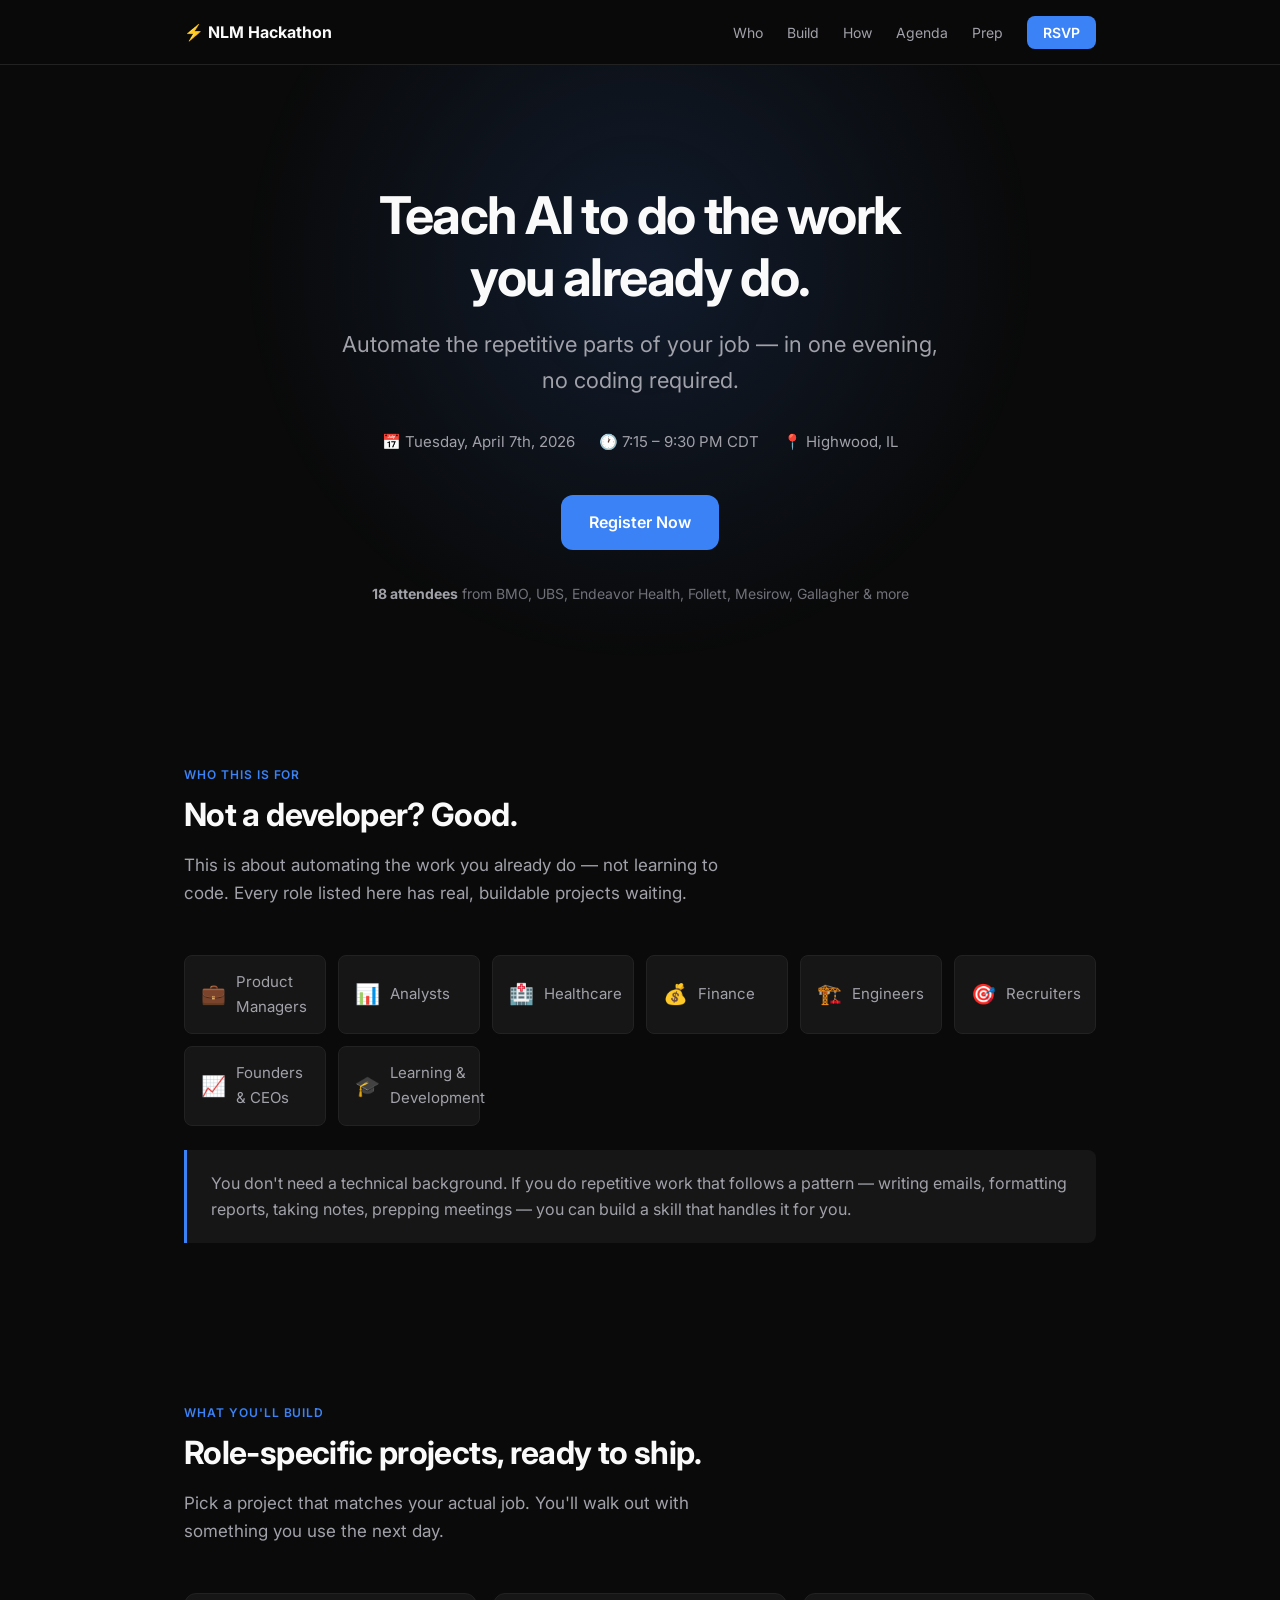
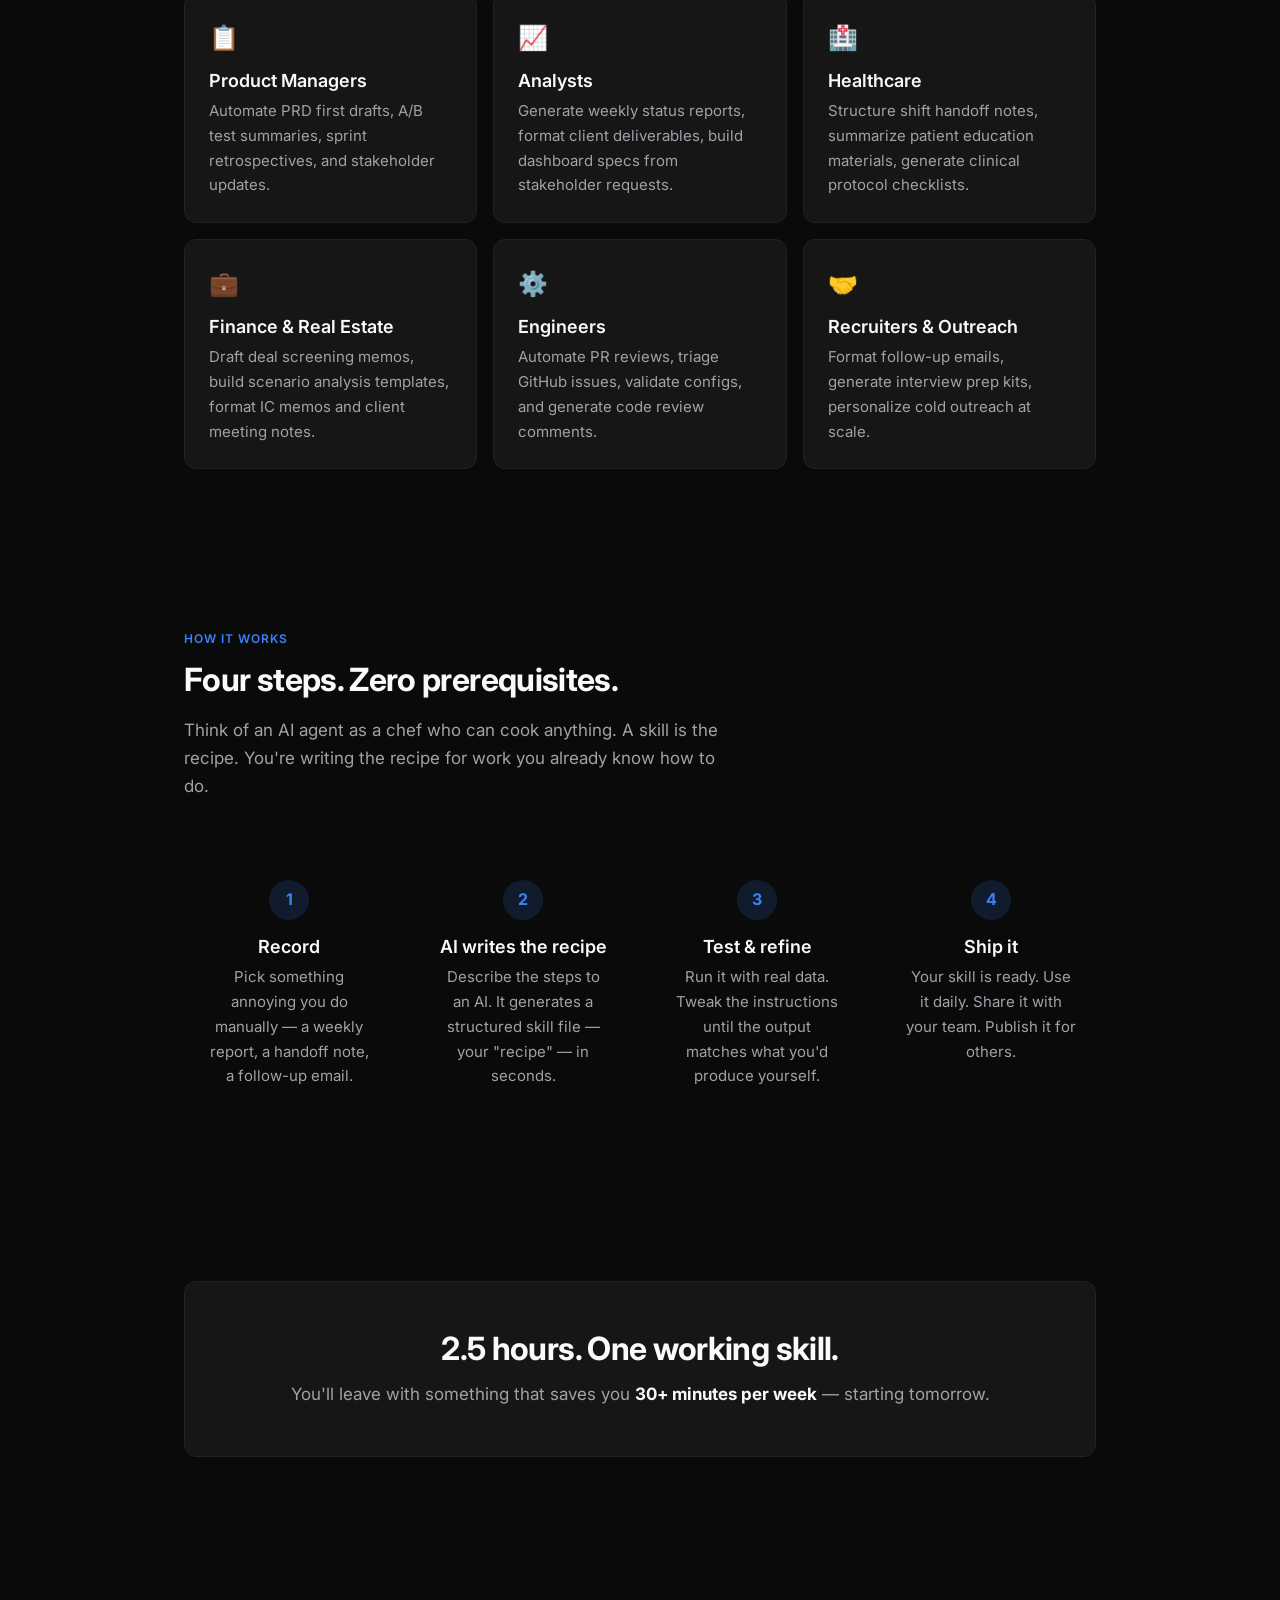
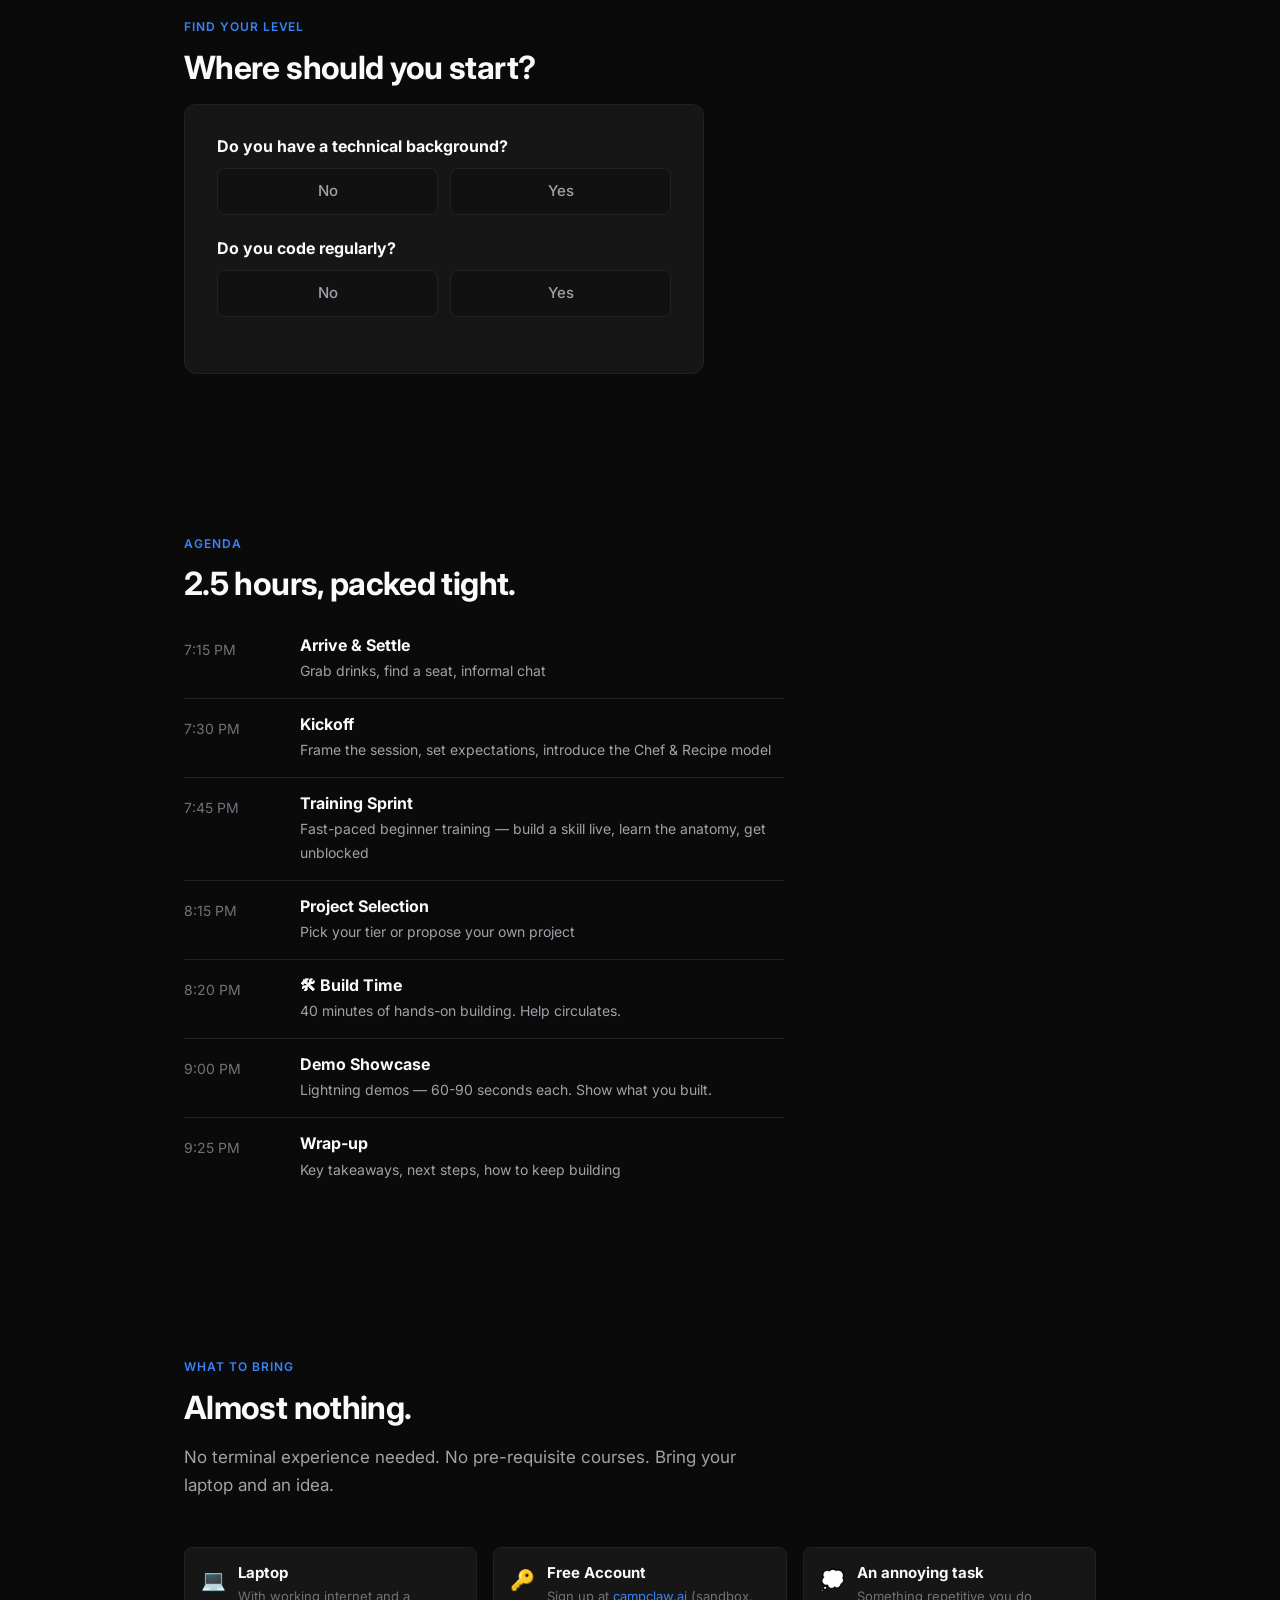
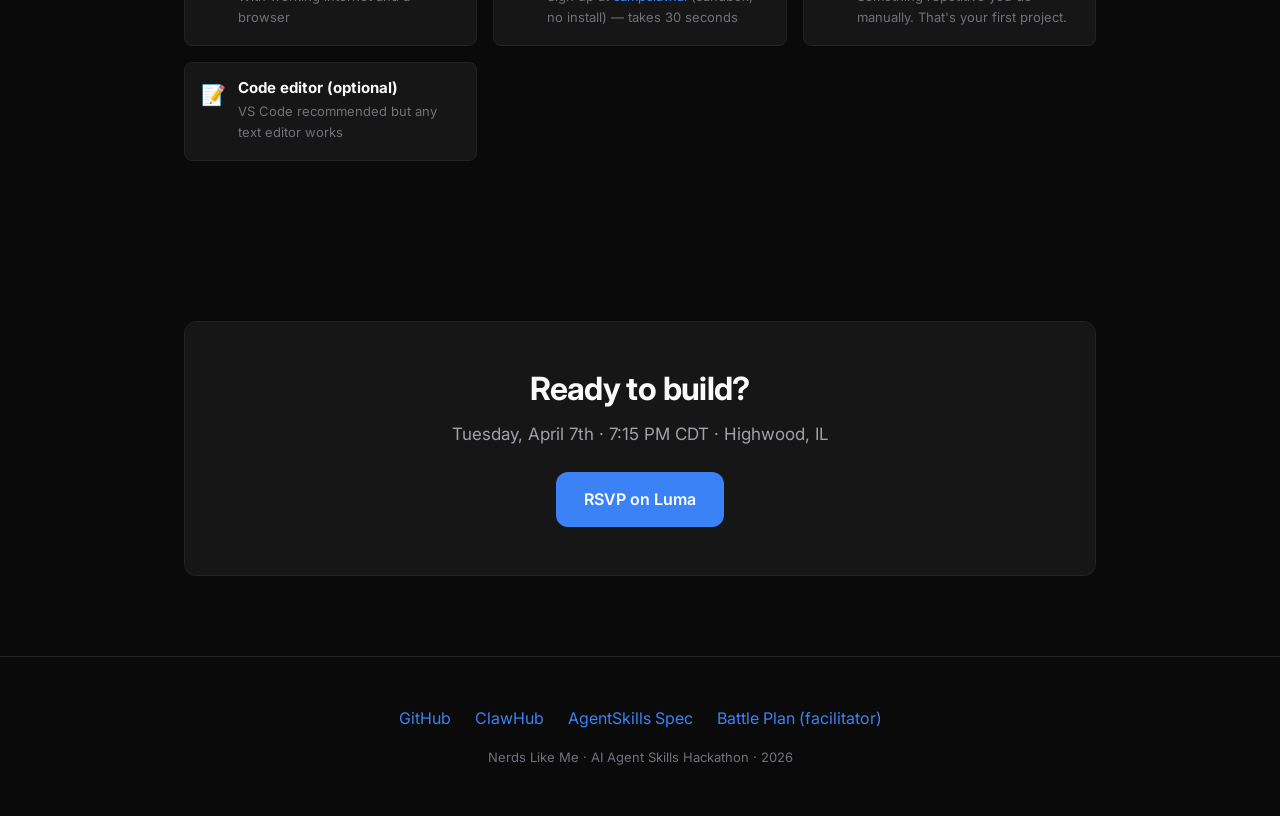
<file: index.html>
<!DOCTYPE html>
<html lang="en">
<head>
  <meta charset="UTF-8">
  <meta name="viewport" content="width=device-width, initial-scale=1.0">
  <title>Nerds Like Me</title>
  <meta http-equiv="refresh" content="0;url=hackathon/">
  <link rel="icon" href="data:image/svg+xml,<svg xmlns='http://www.w3.org/2000/svg' viewBox='0 0 100 100'><text y='.9em' font-size='90'>🛠️</text></svg>">
</head>
<body>
  <p><a href="hackathon/">Nerds Like Me → Agent Skill Hackathon</a></p>
</body>
</html>
</file>
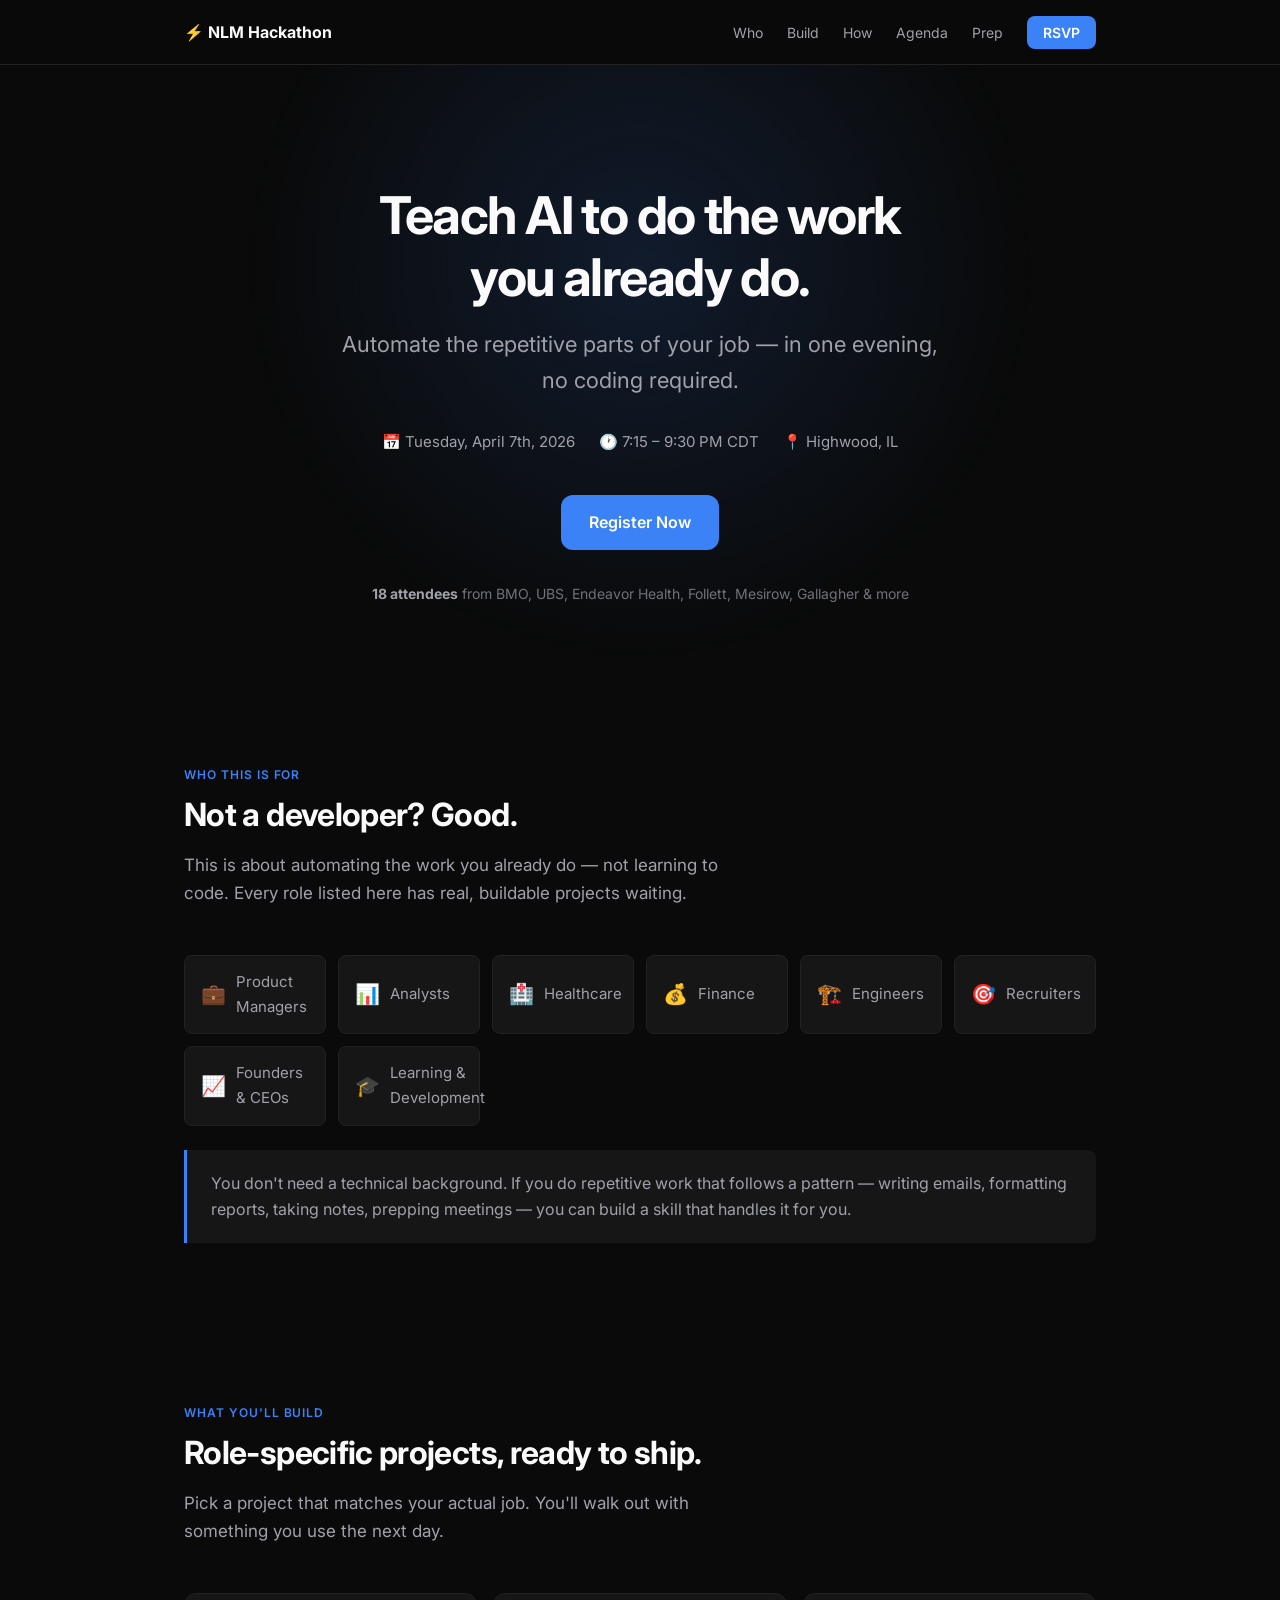
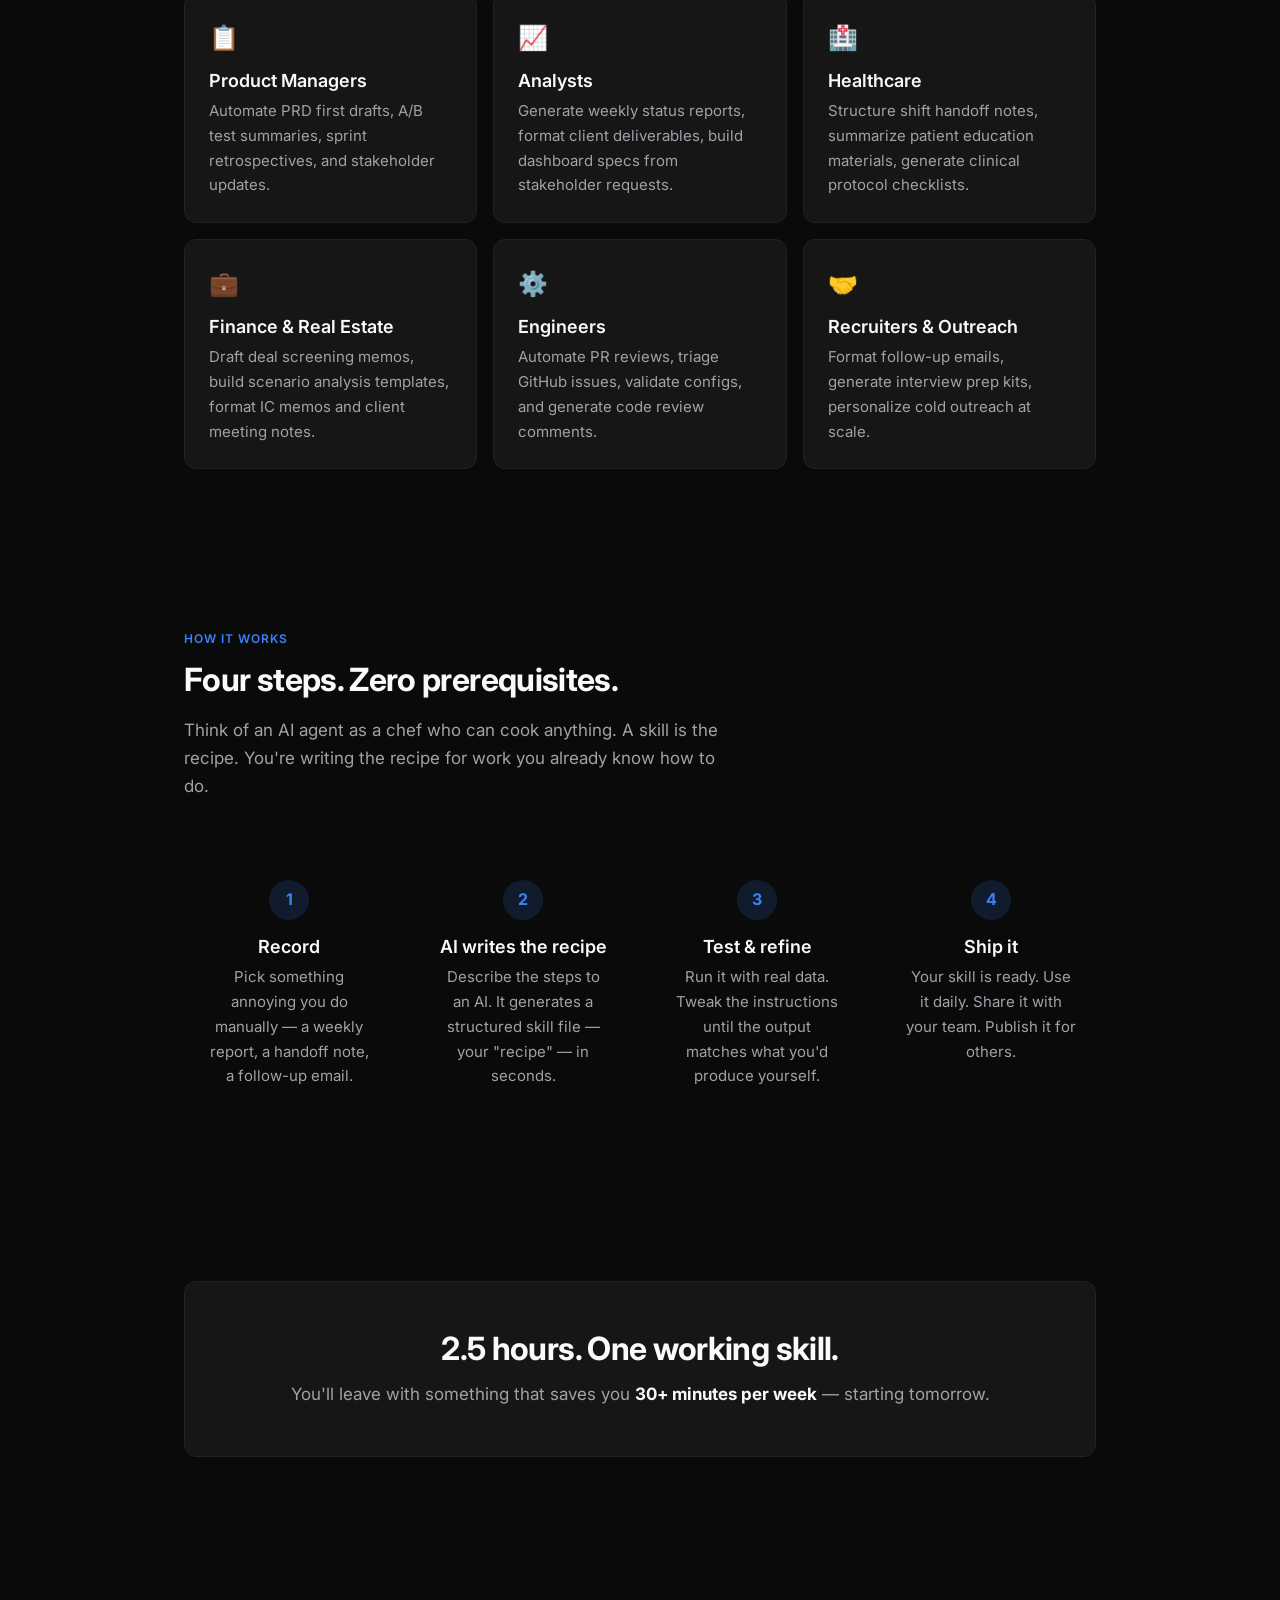
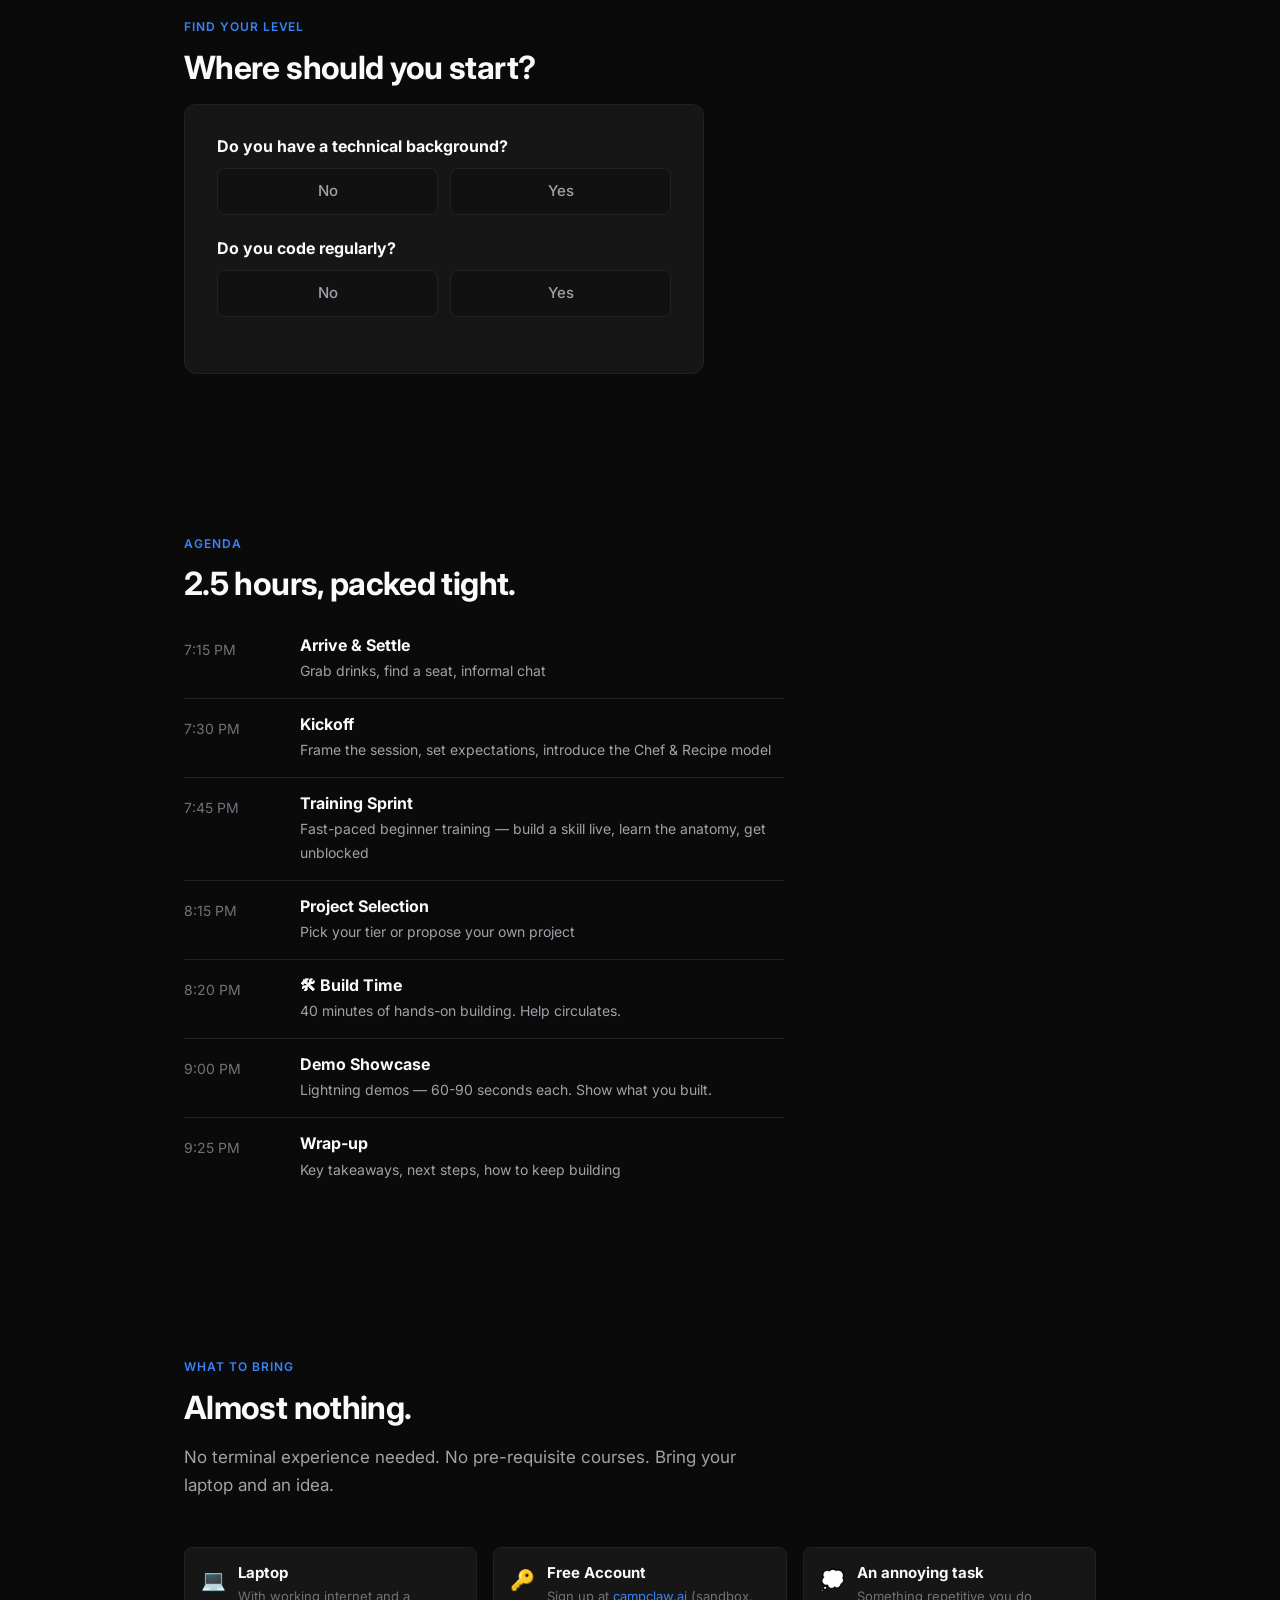
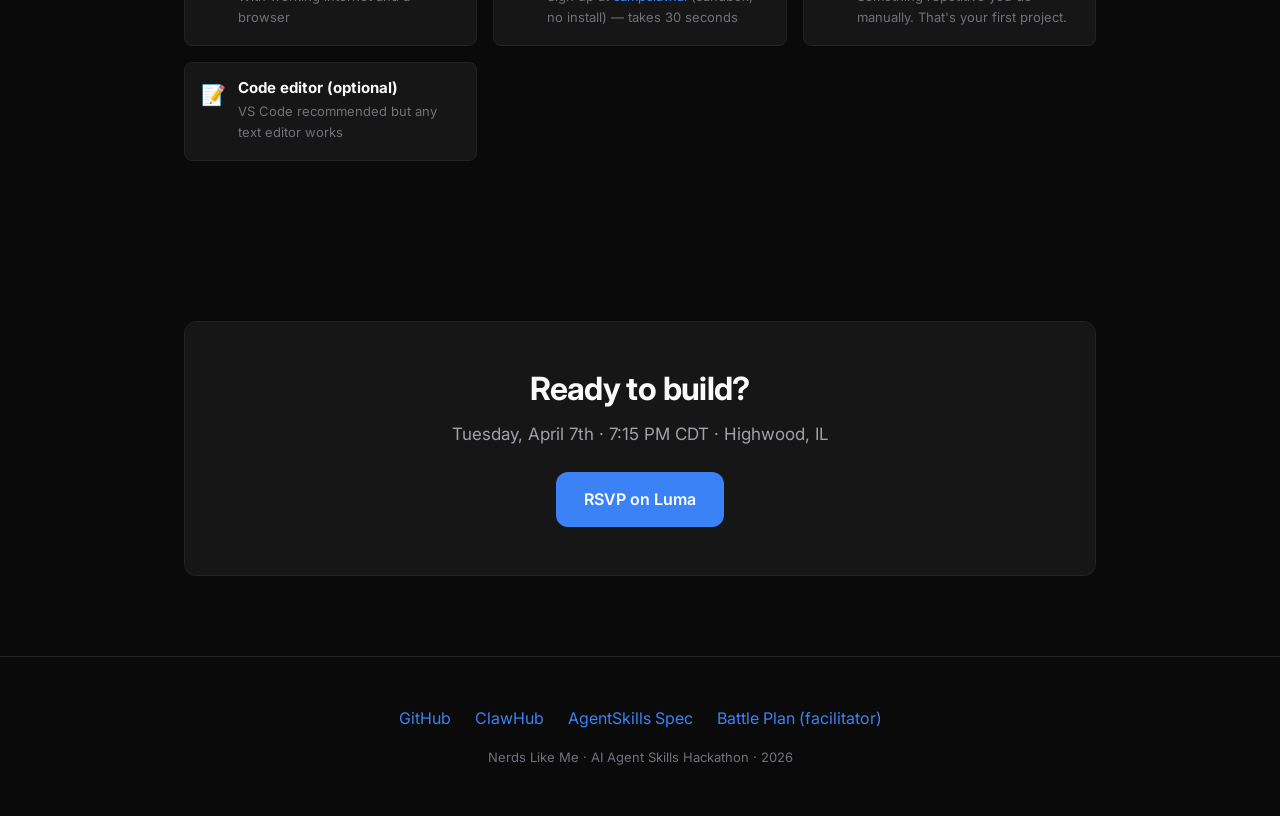
<file: hackathon/index.html>
<!DOCTYPE html>
<html lang="en">
<head>
  <meta charset="UTF-8">
  <meta name="viewport" content="width=device-width, initial-scale=1.0">
  <title>AI Agent Skills Hackathon — Nerds Like Me</title>
  <link rel="icon" href="data:image/svg+xml,<svg xmlns='http://www.w3.org/2000/svg' viewBox='0 0 100 100'><text y='.9em' font-size='90'>⚡</text></svg>">
  <meta name="description" content="Build a working AI agent skill in 2.5 hours. No coding experience needed. Tuesday April 7th, Highwood IL.">
  <meta property="og:title" content="AI Agent Skills Hackathon — Nerds Like Me">
  <meta property="og:description" content="Teach AI to do the work you already do. 2.5 hours, you'll leave with a skill that saves you 30+ minutes per week.">
  <meta property="og:type" content="website">
  <link rel="stylesheet" href="style.css">
</head>
<body>

<!-- Nav -->
<nav>
  <div class="container">
    <a href="#" class="nav-brand">⚡ NLM Hackathon</a>
    <ul class="nav-links">
      <li><a href="#who">Who</a></li>
      <li><a href="#build">Build</a></li>
      <li><a href="#how">How</a></li>
      <li><a href="#agenda">Agenda</a></li>
      <li><a href="#bring">Prep</a></li>
      <li><a href="#rsvp" class="nav-cta">RSVP</a></li>
    </ul>
  </div>
</nav>

<!-- Hero -->
<section class="hero">
  <div class="container">
    <h1>Teach AI to do the work<br>you already do.</h1>
    <p class="tagline">Automate the repetitive parts of your job — in one evening, no coding required.</p>
    <div class="hero-meta">
      <span>📅 Tuesday, April 7th, 2026</span>
      <span>🕐 7:15 – 9:30 PM CDT</span>
      <span>📍 Highwood, IL</span>
    </div>
    <a href="#rsvp" class="btn btn-primary">Register Now</a>
    <p class="social-proof"><strong>18 attendees</strong> from BMO, UBS, Endeavor Health, Follett, Mesirow, Gallagher &amp; more</p>
  </div>
</section>

<!-- Who This Is For -->
<section id="who">
  <div class="container">
    <p class="section-label">Who This Is For</p>
    <h2 class="section-title">Not a developer? Good.</h2>
    <p class="section-desc">This is about automating the work you already do — not learning to code. Every role listed here has real, buildable projects waiting.</p>
    <div class="roles-grid">
      <div class="role-badge"><span class="icon">💼</span> Product Managers</div>
      <div class="role-badge"><span class="icon">📊</span> Analysts</div>
      <div class="role-badge"><span class="icon">🏥</span> Healthcare</div>
      <div class="role-badge"><span class="icon">💰</span> Finance</div>
      <div class="role-badge"><span class="icon">🏗️</span> Engineers</div>
      <div class="role-badge"><span class="icon">🎯</span> Recruiters</div>
      <div class="role-badge"><span class="icon">📈</span> Founders &amp; CEOs</div>
      <div class="role-badge"><span class="icon">🎓</span> Learning &amp; Development</div>
    </div>
    <div class="inclusive-note">
      You don't need a technical background. If you do repetitive work that follows a pattern — writing emails, formatting reports, taking notes, prepping meetings — you can build a skill that handles it for you.
    </div>
  </div>
</section>

<!-- What You'll Build -->
<section id="build">
  <div class="container">
    <p class="section-label">What You'll Build</p>
    <h2 class="section-title">Role-specific projects, ready to ship.</h2>
    <p class="section-desc">Pick a project that matches your actual job. You'll walk out with something you use the next day.</p>
    <div class="build-grid">
      <div class="build-card">
        <div class="card-icon">📋</div>
        <h3>Product Managers</h3>
        <p>Automate PRD first drafts, A/B test summaries, sprint retrospectives, and stakeholder updates.</p>
      </div>
      <div class="build-card">
        <div class="card-icon">📈</div>
        <h3>Analysts</h3>
        <p>Generate weekly status reports, format client deliverables, build dashboard specs from stakeholder requests.</p>
      </div>
      <div class="build-card">
        <div class="card-icon">🏥</div>
        <h3>Healthcare</h3>
        <p>Structure shift handoff notes, summarize patient education materials, generate clinical protocol checklists.</p>
      </div>
      <div class="build-card">
        <div class="card-icon">💼</div>
        <h3>Finance &amp; Real Estate</h3>
        <p>Draft deal screening memos, build scenario analysis templates, format IC memos and client meeting notes.</p>
      </div>
      <div class="build-card">
        <div class="card-icon">⚙️</div>
        <h3>Engineers</h3>
        <p>Automate PR reviews, triage GitHub issues, validate configs, and generate code review comments.</p>
      </div>
      <div class="build-card">
        <div class="card-icon">🤝</div>
        <h3>Recruiters &amp; Outreach</h3>
        <p>Format follow-up emails, generate interview prep kits, personalize cold outreach at scale.</p>
      </div>
    </div>
  </div>
</section>

<!-- How It Works -->
<section id="how">
  <div class="container">
    <p class="section-label">How It Works</p>
    <h2 class="section-title">Four steps. Zero prerequisites.</h2>
    <p class="section-desc">Think of an AI agent as a chef who can cook anything. A skill is the recipe. You're writing the recipe for work you already know how to do.</p>
    <div class="steps">
      <div class="step">
        <div class="step-number">1</div>
        <h3>Record</h3>
        <p>Pick something annoying you do manually — a weekly report, a handoff note, a follow-up email.</p>
      </div>
      <div class="step">
        <div class="step-number">2</div>
        <h3>AI writes the recipe</h3>
        <p>Describe the steps to an AI. It generates a structured skill file — your "recipe" — in seconds.</p>
      </div>
      <div class="step">
        <div class="step-number">3</div>
        <h3>Test &amp; refine</h3>
        <p>Run it with real data. Tweak the instructions until the output matches what you'd produce yourself.</p>
      </div>
      <div class="step">
        <div class="step-number">4</div>
        <h3>Ship it</h3>
        <p>Your skill is ready. Use it daily. Share it with your team. Publish it for others.</p>
      </div>
    </div>
  </div>
</section>

<!-- ROI Banner -->
<section>
  <div class="container">
    <div class="roi-banner">
      <h2>2.5 hours. One working skill.</h2>
      <p>You'll leave with something that saves you <strong style="color:var(--text);">30+ minutes per week</strong> — starting tomorrow.</p>
    </div>
  </div>
</section>

<!-- Tier Selector -->
<section>
  <div class="container">
    <p class="section-label">Find Your Level</p>
    <h2 class="section-title">Where should you start?</h2>
    <div class="tier-selector">
      <div class="tier-question">
        <h4>Do you have a technical background?</h4>
        <div class="tier-options">
          <div class="tier-option" data-q="1" data-v="no">No</div>
          <div class="tier-option" data-q="1" data-v="yes">Yes</div>
        </div>
      </div>
      <div class="tier-question">
        <h4>Do you code regularly?</h4>
        <div class="tier-options">
          <div class="tier-option" data-q="2" data-v="no">No</div>
          <div class="tier-option" data-q="2" data-v="yes">Yes</div>
        </div>
      </div>
      <div class="tier-results">
        <div class="tier-result-box beginner" id="tier-beginner">
          <h4>🌱 Beginner</h4>
          <p>Perfect. Start with the Record-Transcribe-Refine method. You'll build a working skill using just natural language — no code needed. Recommended: Client Follow-Up Email Formatter or Weekly Status Update Generator.</p>
        </div>
        <div class="tier-result-box intermediate" id="tier-intermediate">
          <h4>🔥 Intermediate</h4>
          <p>You've got the foundation. You can tackle richer skills with structured output, references, and templates. Recommended: GitHub Issue Summarizer, PRD Generator, or Shift Handoff Note Formatter.</p>
        </div>
        <div class="tier-result-box advanced" id="tier-advanced">
          <h4>🚀 Advanced</h4>
          <p>You're comfortable enough to add scripts, multi-step workflows, and API integrations. Go for Tier 3 or propose your own project. Recommended: PR Review Bot, Multi-Source Research Skill, or Deal Screening Memo.</p>
        </div>
      </div>
    </div>
  </div>
</section>

<!-- Agenda -->
<section id="agenda">
  <div class="container">
    <p class="section-label">Agenda</p>
    <h2 class="section-title">2.5 hours, packed tight.</h2>
    <div class="agenda">
      <div class="agenda-item">
        <div class="agenda-time">7:15 PM</div>
        <div class="agenda-content">
          <h4>Arrive &amp; Settle</h4>
          <p>Grab drinks, find a seat, informal chat</p>
        </div>
      </div>
      <div class="agenda-item">
        <div class="agenda-time">7:30 PM</div>
        <div class="agenda-content">
          <h4>Kickoff</h4>
          <p>Frame the session, set expectations, introduce the Chef &amp; Recipe model</p>
        </div>
      </div>
      <div class="agenda-item">
        <div class="agenda-time">7:45 PM</div>
        <div class="agenda-content">
          <h4>Training Sprint</h4>
          <p>Fast-paced beginner training — build a skill live, learn the anatomy, get unblocked</p>
        </div>
      </div>
      <div class="agenda-item">
        <div class="agenda-time">8:15 PM</div>
        <div class="agenda-content">
          <h4>Project Selection</h4>
          <p>Pick your tier or propose your own project</p>
        </div>
      </div>
      <div class="agenda-item">
        <div class="agenda-time">8:20 PM</div>
        <div class="agenda-content">
          <h4>🛠 Build Time</h4>
          <p>40 minutes of hands-on building. Help circulates.</p>
        </div>
      </div>
      <div class="agenda-item">
        <div class="agenda-time">9:00 PM</div>
        <div class="agenda-content">
          <h4>Demo Showcase</h4>
          <p>Lightning demos — 60-90 seconds each. Show what you built.</p>
        </div>
      </div>
      <div class="agenda-item">
        <div class="agenda-time">9:25 PM</div>
        <div class="agenda-content">
          <h4>Wrap-up</h4>
          <p>Key takeaways, next steps, how to keep building</p>
        </div>
      </div>
    </div>
  </div>
</section>

<!-- What to Bring -->
<section id="bring">
  <div class="container">
    <p class="section-label">What to Bring</p>
    <h2 class="section-title">Almost nothing.</h2>
    <p class="section-desc">No terminal experience needed. No pre-requisite courses. Bring your laptop and an idea.</p>
    <div class="bring-grid">
      <div class="bring-item">
        <span class="icon">💻</span>
        <div>
          <h4>Laptop</h4>
          <p>With working internet and a browser</p>
        </div>
      </div>
      <div class="bring-item">
        <span class="icon">🔑</span>
        <div>
          <h4>Free Account</h4>
          <p>Sign up at <a href="https://campclaw.ai">campclaw.ai</a> (sandbox, no install) — takes 30 seconds</p>
        </div>
      </div>
      <div class="bring-item">
        <span class="icon">💭</span>
        <div>
          <h4>An annoying task</h4>
          <p>Something repetitive you do manually. That's your first project.</p>
        </div>
      </div>
      <div class="bring-item">
        <span class="icon">📝</span>
        <div>
          <h4>Code editor (optional)</h4>
          <p>VS Code recommended but any text editor works</p>
        </div>
      </div>
    </div>
  </div>
</section>

<!-- RSVP -->
<section id="rsvp">
  <div class="container">
    <div class="roi-banner">
      <h2>Ready to build?</h2>
      <p style="margin-bottom:24px;">Tuesday, April 7th · 7:15 PM CDT · Highwood, IL</p>
      <a href="https://lu.ma" class="btn btn-primary" target="_blank" rel="noopener">RSVP on Luma</a>
    </div>
  </div>
</section>

<!-- Footer -->
<footer>
  <div class="container">
    <div class="footer-links">
      <a href="https://github.com/shertokj/nerds-like-me" target="_blank" rel="noopener">GitHub</a>
      <a href="https://clawhub.com" target="_blank" rel="noopener">ClawHub</a>
      <a href="https://agentskills.io" target="_blank" rel="noopener">AgentSkills Spec</a>
      <a href="battle-plan.html">Battle Plan (facilitator)</a>
    </div>
    <p>Nerds Like Me · AI Agent Skills Hackathon · 2026</p>
  </div>
</footer>

<script>
// Tier selector — minimal vanilla JS
const selections = {};
document.querySelectorAll('.tier-option').forEach(btn => {
  btn.addEventListener('click', () => {
    const q = btn.dataset.q;
    document.querySelectorAll(`.tier-option[data-q="${q}"]`).forEach(b => b.classList.remove('selected'));
    btn.classList.add('selected');
    selections[q] = btn.dataset.v;
    if (selections['1'] && selections['2']) {
      const results = document.querySelector('.tier-results');
      results.classList.add('visible');
      document.querySelectorAll('.tier-result-box').forEach(b => b.style.display = 'none');
      let tier;
      if (selections['1'] === 'no') tier = selections['2'] === 'no' ? 'beginner' : 'intermediate';
      else tier = selections['2'] === 'yes' ? 'advanced' : 'intermediate';
      document.getElementById('tier-' + tier).style.display = 'block';
    }
  });
});
</script>
</body>
</html>
</file>
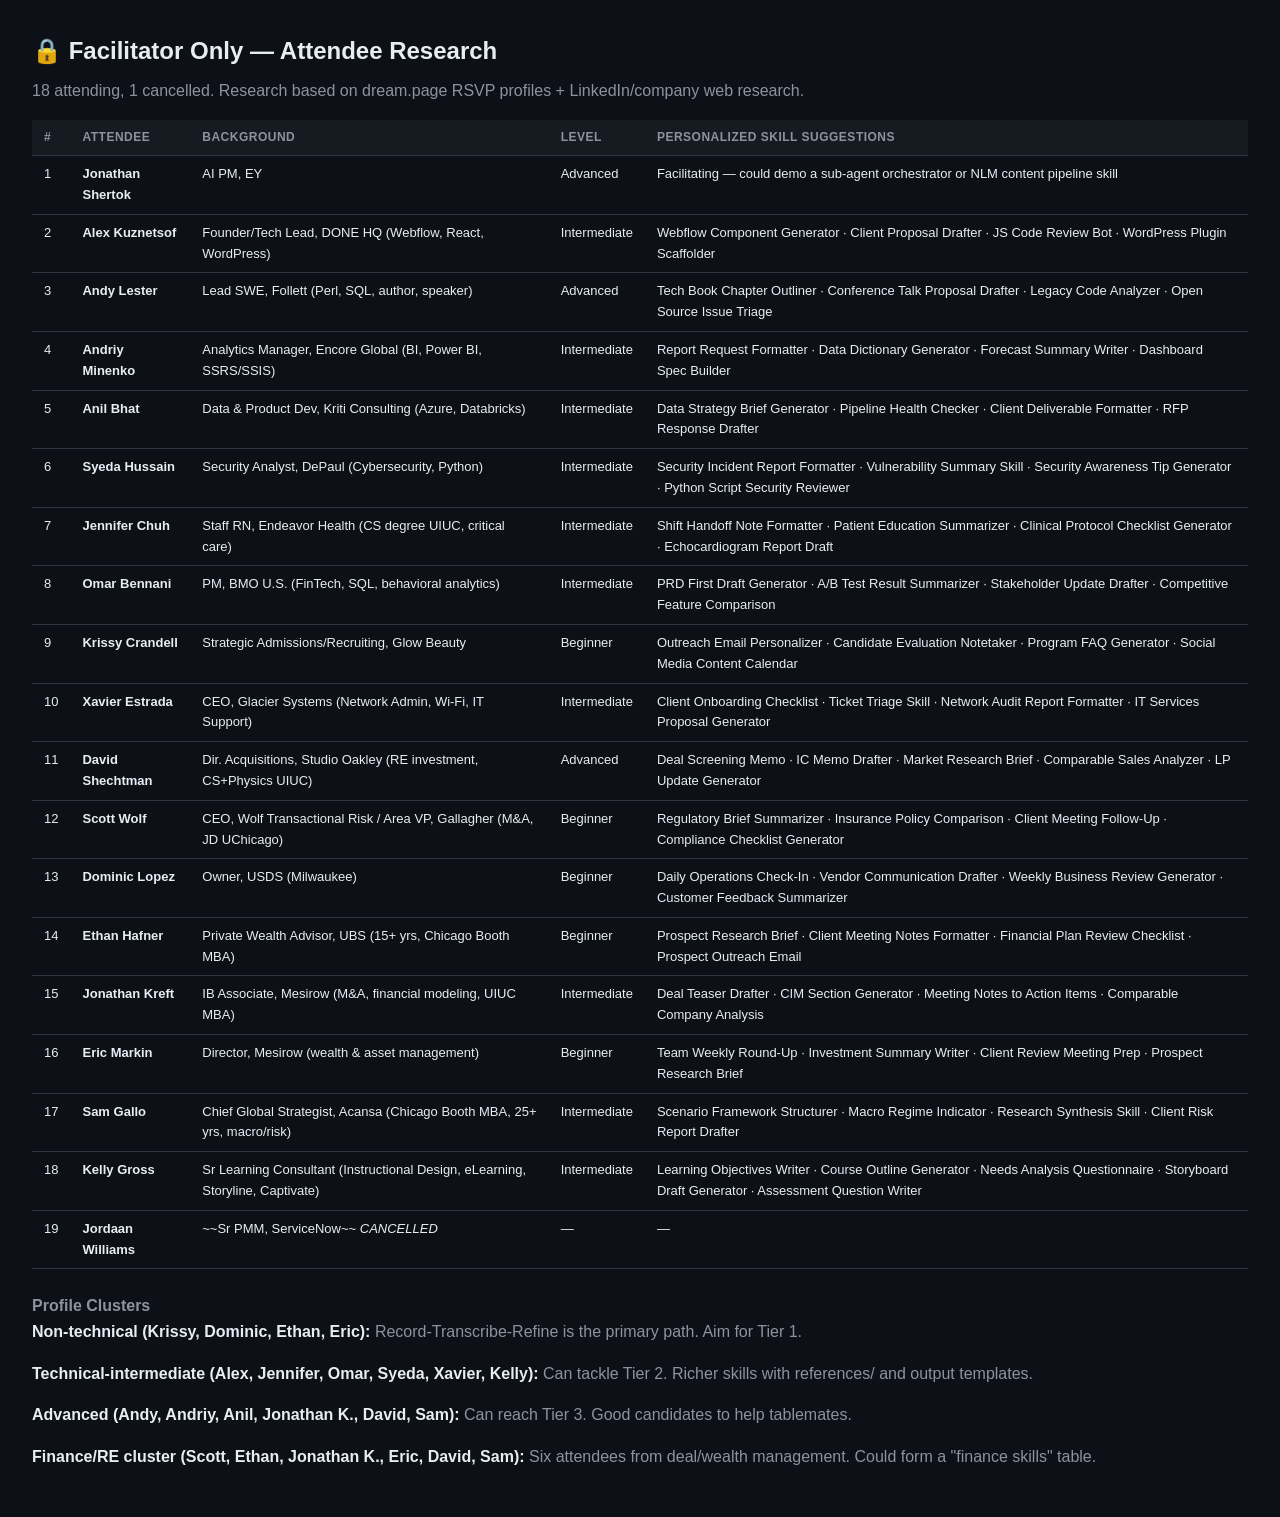
<file: hackathon/attendees.html>
<!DOCTYPE html>
<html lang="en">
<head>
  <meta charset="UTF-8">
  <meta name="viewport" content="width=device-width, initial-scale=1.0">
  <title>NLM Hackathon — Attendee Research (Facilitator Only)</title>
  <meta name="robots" content="noindex, nofollow">
  <style>
    *, *::before, *::after { box-sizing: border-box; margin: 0; padding: 0; }
    body { font-family: 'Inter', -apple-system, sans-serif; background: #0d1117; color: #e6edf3; padding: 32px; line-height: 1.6; }
    h1 { font-size: 24px; margin-bottom: 8px; }
    h4 { margin-top: 24px; color: #8b949e; }
    p { color: #8b949e; margin-bottom: 16px; }
    table { width: 100%; border-collapse: collapse; font-size: 13px; margin-bottom: 24px; }
    th, td { padding: 8px 12px; text-align: left; border-bottom: 1px solid #30363d; }
    th { background: #161b22; color: #8b949e; font-size: 12px; text-transform: uppercase; letter-spacing: .5px; }
    td { vertical-align: top; }
    strong { color: #e6edf3; }
    a { color: #58a6ff; }
  </style>
</head>
<body>
  <h1>🔒 Facilitator Only — Attendee Research</h1>
  <p>18 attending, 1 cancelled. Research based on dream.page RSVP profiles + LinkedIn/company web research.</p>
  <table>
    <thead><tr><th>#</th><th>Attendee</th><th>Background</th><th>Level</th><th>Personalized Skill Suggestions</th></tr></thead>
    <tbody>
      <tr><td>1</td><td><strong>Jonathan Shertok</strong></td><td>AI PM, EY</td><td>Advanced</td><td>Facilitating — could demo a sub-agent orchestrator or NLM content pipeline skill</td></tr>
      <tr><td>2</td><td><strong>Alex Kuznetsof</strong></td><td>Founder/Tech Lead, DONE HQ (Webflow, React, WordPress)</td><td>Intermediate</td><td>Webflow Component Generator · Client Proposal Drafter · JS Code Review Bot · WordPress Plugin Scaffolder</td></tr>
      <tr><td>3</td><td><strong>Andy Lester</strong></td><td>Lead SWE, Follett (Perl, SQL, author, speaker)</td><td>Advanced</td><td>Tech Book Chapter Outliner · Conference Talk Proposal Drafter · Legacy Code Analyzer · Open Source Issue Triage</td></tr>
      <tr><td>4</td><td><strong>Andriy Minenko</strong></td><td>Analytics Manager, Encore Global (BI, Power BI, SSRS/SSIS)</td><td>Intermediate</td><td>Report Request Formatter · Data Dictionary Generator · Forecast Summary Writer · Dashboard Spec Builder</td></tr>
      <tr><td>5</td><td><strong>Anil Bhat</strong></td><td>Data & Product Dev, Kriti Consulting (Azure, Databricks)</td><td>Intermediate</td><td>Data Strategy Brief Generator · Pipeline Health Checker · Client Deliverable Formatter · RFP Response Drafter</td></tr>
      <tr><td>6</td><td><strong>Syeda Hussain</strong></td><td>Security Analyst, DePaul (Cybersecurity, Python)</td><td>Intermediate</td><td>Security Incident Report Formatter · Vulnerability Summary Skill · Security Awareness Tip Generator · Python Script Security Reviewer</td></tr>
      <tr><td>7</td><td><strong>Jennifer Chuh</strong></td><td>Staff RN, Endeavor Health (CS degree UIUC, critical care)</td><td>Intermediate</td><td>Shift Handoff Note Formatter · Patient Education Summarizer · Clinical Protocol Checklist Generator · Echocardiogram Report Draft</td></tr>
      <tr><td>8</td><td><strong>Omar Bennani</strong></td><td>PM, BMO U.S. (FinTech, SQL, behavioral analytics)</td><td>Intermediate</td><td>PRD First Draft Generator · A/B Test Result Summarizer · Stakeholder Update Drafter · Competitive Feature Comparison</td></tr>
      <tr><td>9</td><td><strong>Krissy Crandell</strong></td><td>Strategic Admissions/Recruiting, Glow Beauty</td><td>Beginner</td><td>Outreach Email Personalizer · Candidate Evaluation Notetaker · Program FAQ Generator · Social Media Content Calendar</td></tr>
      <tr><td>10</td><td><strong>Xavier Estrada</strong></td><td>CEO, Glacier Systems (Network Admin, Wi-Fi, IT Support)</td><td>Intermediate</td><td>Client Onboarding Checklist · Ticket Triage Skill · Network Audit Report Formatter · IT Services Proposal Generator</td></tr>
      <tr><td>11</td><td><strong>David Shechtman</strong></td><td>Dir. Acquisitions, Studio Oakley (RE investment, CS+Physics UIUC)</td><td>Advanced</td><td>Deal Screening Memo · IC Memo Drafter · Market Research Brief · Comparable Sales Analyzer · LP Update Generator</td></tr>
      <tr><td>12</td><td><strong>Scott Wolf</strong></td><td>CEO, Wolf Transactional Risk / Area VP, Gallagher (M&A, JD UChicago)</td><td>Beginner</td><td>Regulatory Brief Summarizer · Insurance Policy Comparison · Client Meeting Follow-Up · Compliance Checklist Generator</td></tr>
      <tr><td>13</td><td><strong>Dominic Lopez</strong></td><td>Owner, USDS (Milwaukee)</td><td>Beginner</td><td>Daily Operations Check-In · Vendor Communication Drafter · Weekly Business Review Generator · Customer Feedback Summarizer</td></tr>
      <tr><td>14</td><td><strong>Ethan Hafner</strong></td><td>Private Wealth Advisor, UBS (15+ yrs, Chicago Booth MBA)</td><td>Beginner</td><td>Prospect Research Brief · Client Meeting Notes Formatter · Financial Plan Review Checklist · Prospect Outreach Email</td></tr>
      <tr><td>15</td><td><strong>Jonathan Kreft</strong></td><td>IB Associate, Mesirow (M&A, financial modeling, UIUC MBA)</td><td>Intermediate</td><td>Deal Teaser Drafter · CIM Section Generator · Meeting Notes to Action Items · Comparable Company Analysis</td></tr>
      <tr><td>16</td><td><strong>Eric Markin</strong></td><td>Director, Mesirow (wealth & asset management)</td><td>Beginner</td><td>Team Weekly Round-Up · Investment Summary Writer · Client Review Meeting Prep · Prospect Research Brief</td></tr>
      <tr><td>17</td><td><strong>Sam Gallo</strong></td><td>Chief Global Strategist, Acansa (Chicago Booth MBA, 25+ yrs, macro/risk)</td><td>Intermediate</td><td>Scenario Framework Structurer · Macro Regime Indicator · Research Synthesis Skill · Client Risk Report Drafter</td></tr>
      <tr><td>18</td><td><strong>Kelly Gross</strong></td><td>Sr Learning Consultant (Instructional Design, eLearning, Storyline, Captivate)</td><td>Intermediate</td><td>Learning Objectives Writer · Course Outline Generator · Needs Analysis Questionnaire · Storyboard Draft Generator · Assessment Question Writer</td></tr>
      <tr><td>19</td><td><strong>Jordaan Williams</strong></td><td>~~Sr PMM, ServiceNow~~ <em>CANCELLED</em></td><td>—</td><td>—</td></tr>
    </tbody>
  </table>
  <h4>Profile Clusters</h4>
  <p><strong>Non-technical (Krissy, Dominic, Ethan, Eric):</strong> Record-Transcribe-Refine is the primary path. Aim for Tier 1.</p>
  <p><strong>Technical-intermediate (Alex, Jennifer, Omar, Syeda, Xavier, Kelly):</strong> Can tackle Tier 2. Richer skills with references/ and output templates.</p>
  <p><strong>Advanced (Andy, Andriy, Anil, Jonathan K., David, Sam):</strong> Can reach Tier 3. Good candidates to help tablemates.</p>
  <p><strong>Finance/RE cluster (Scott, Ethan, Jonathan K., Eric, David, Sam):</strong> Six attendees from deal/wealth management. Could form a "finance skills" table.</p>
</body>
</html>
</file>
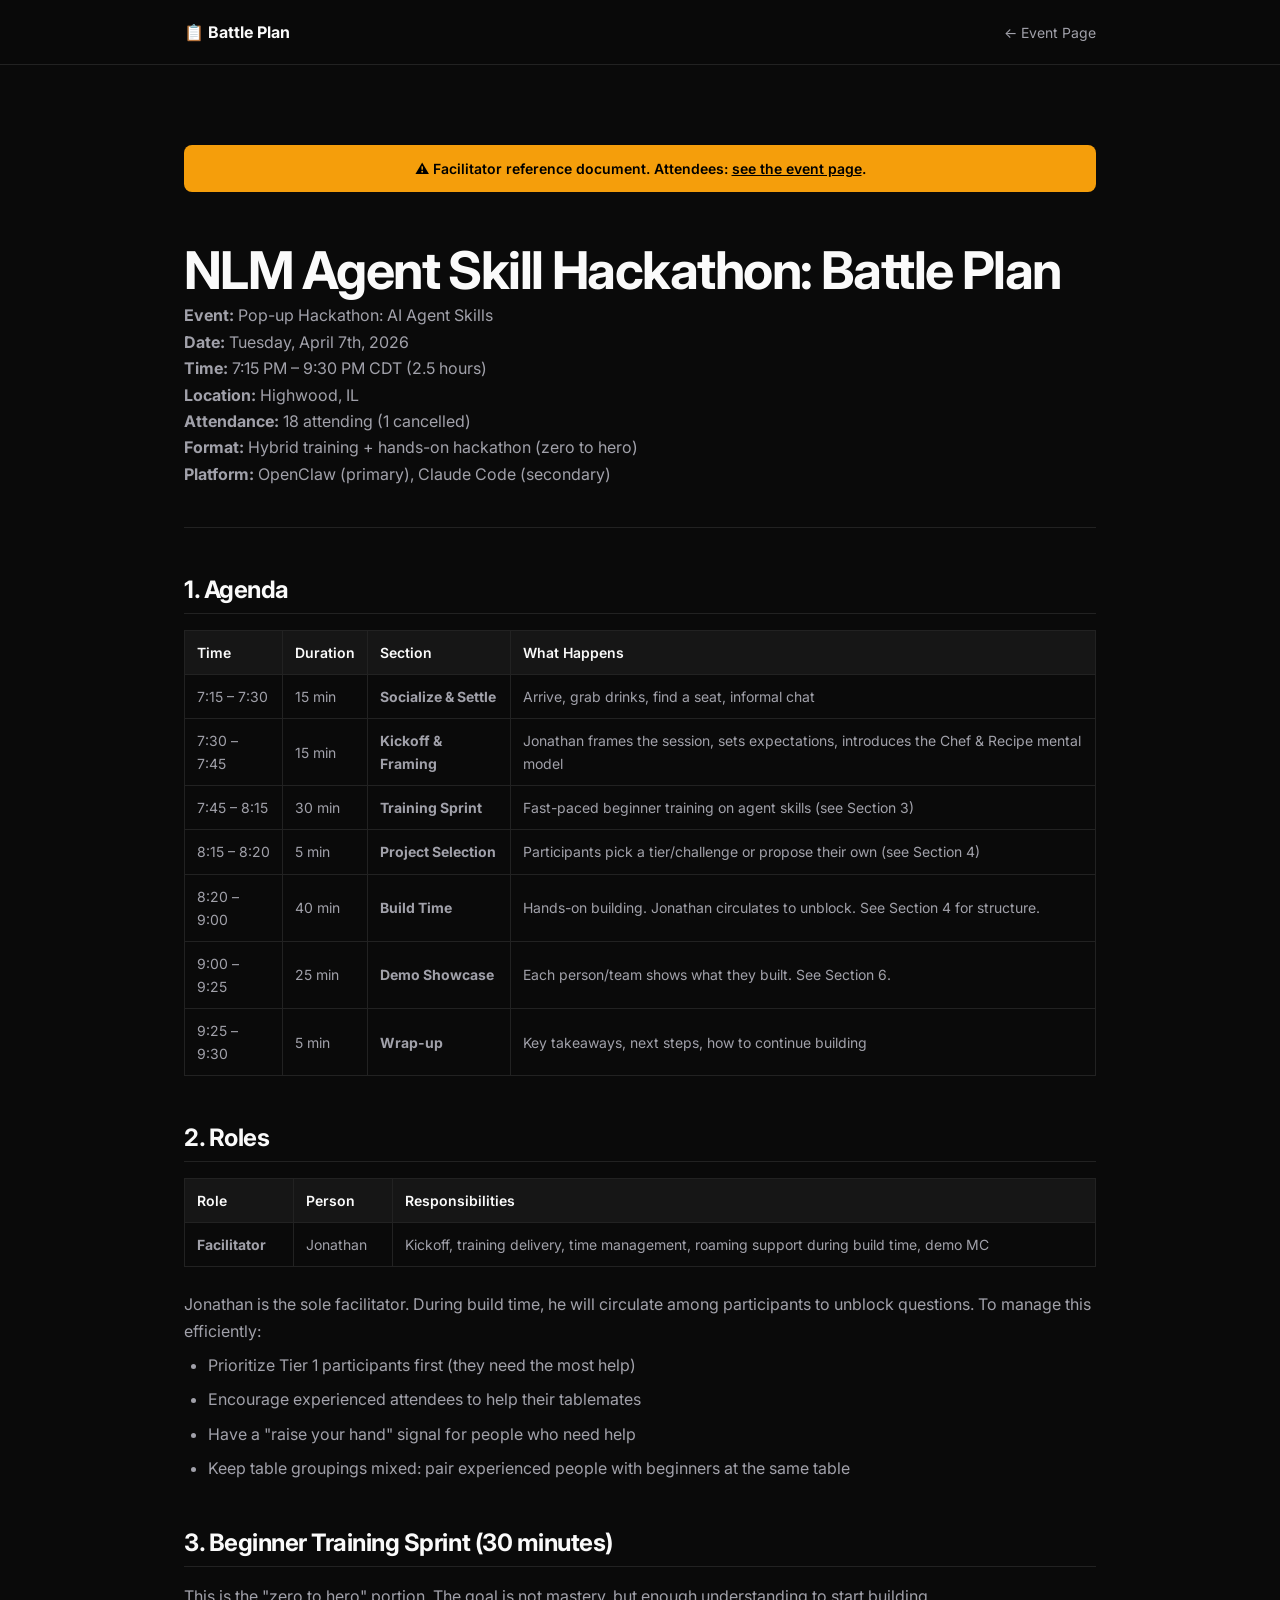
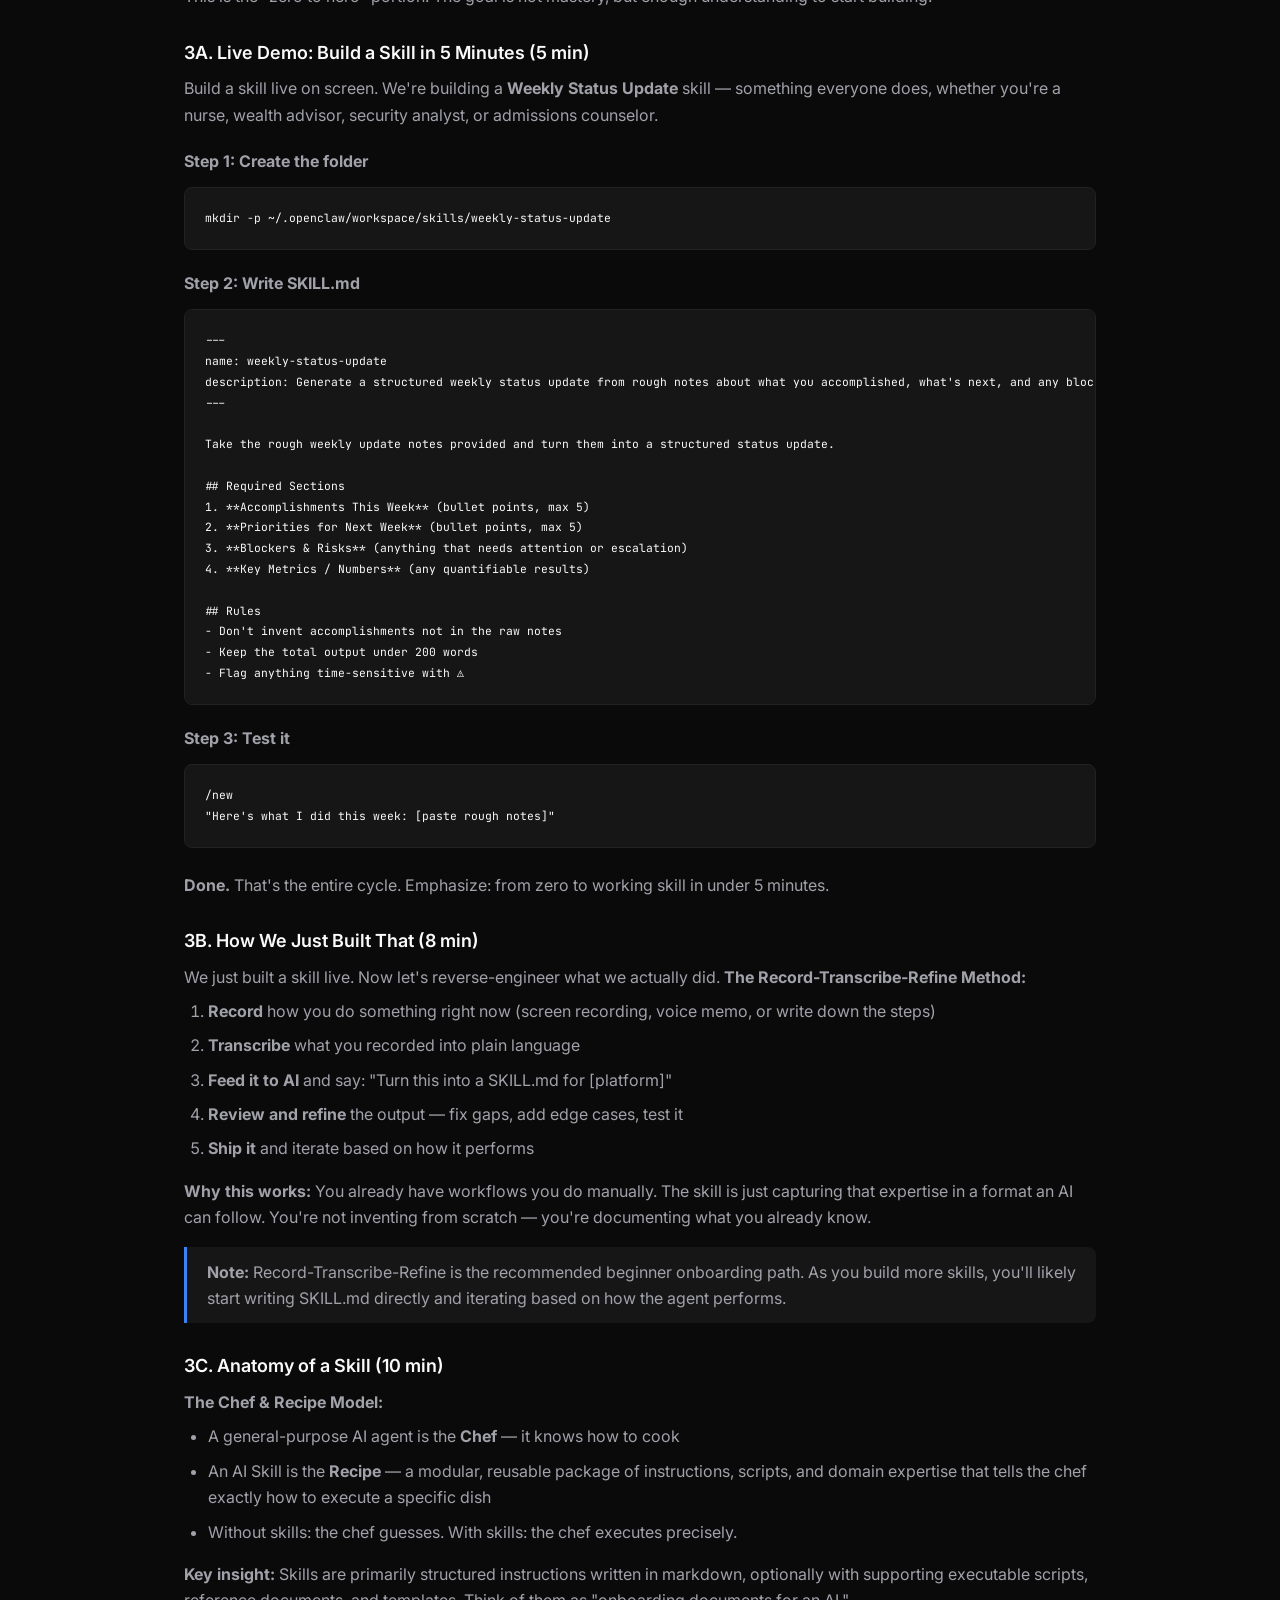
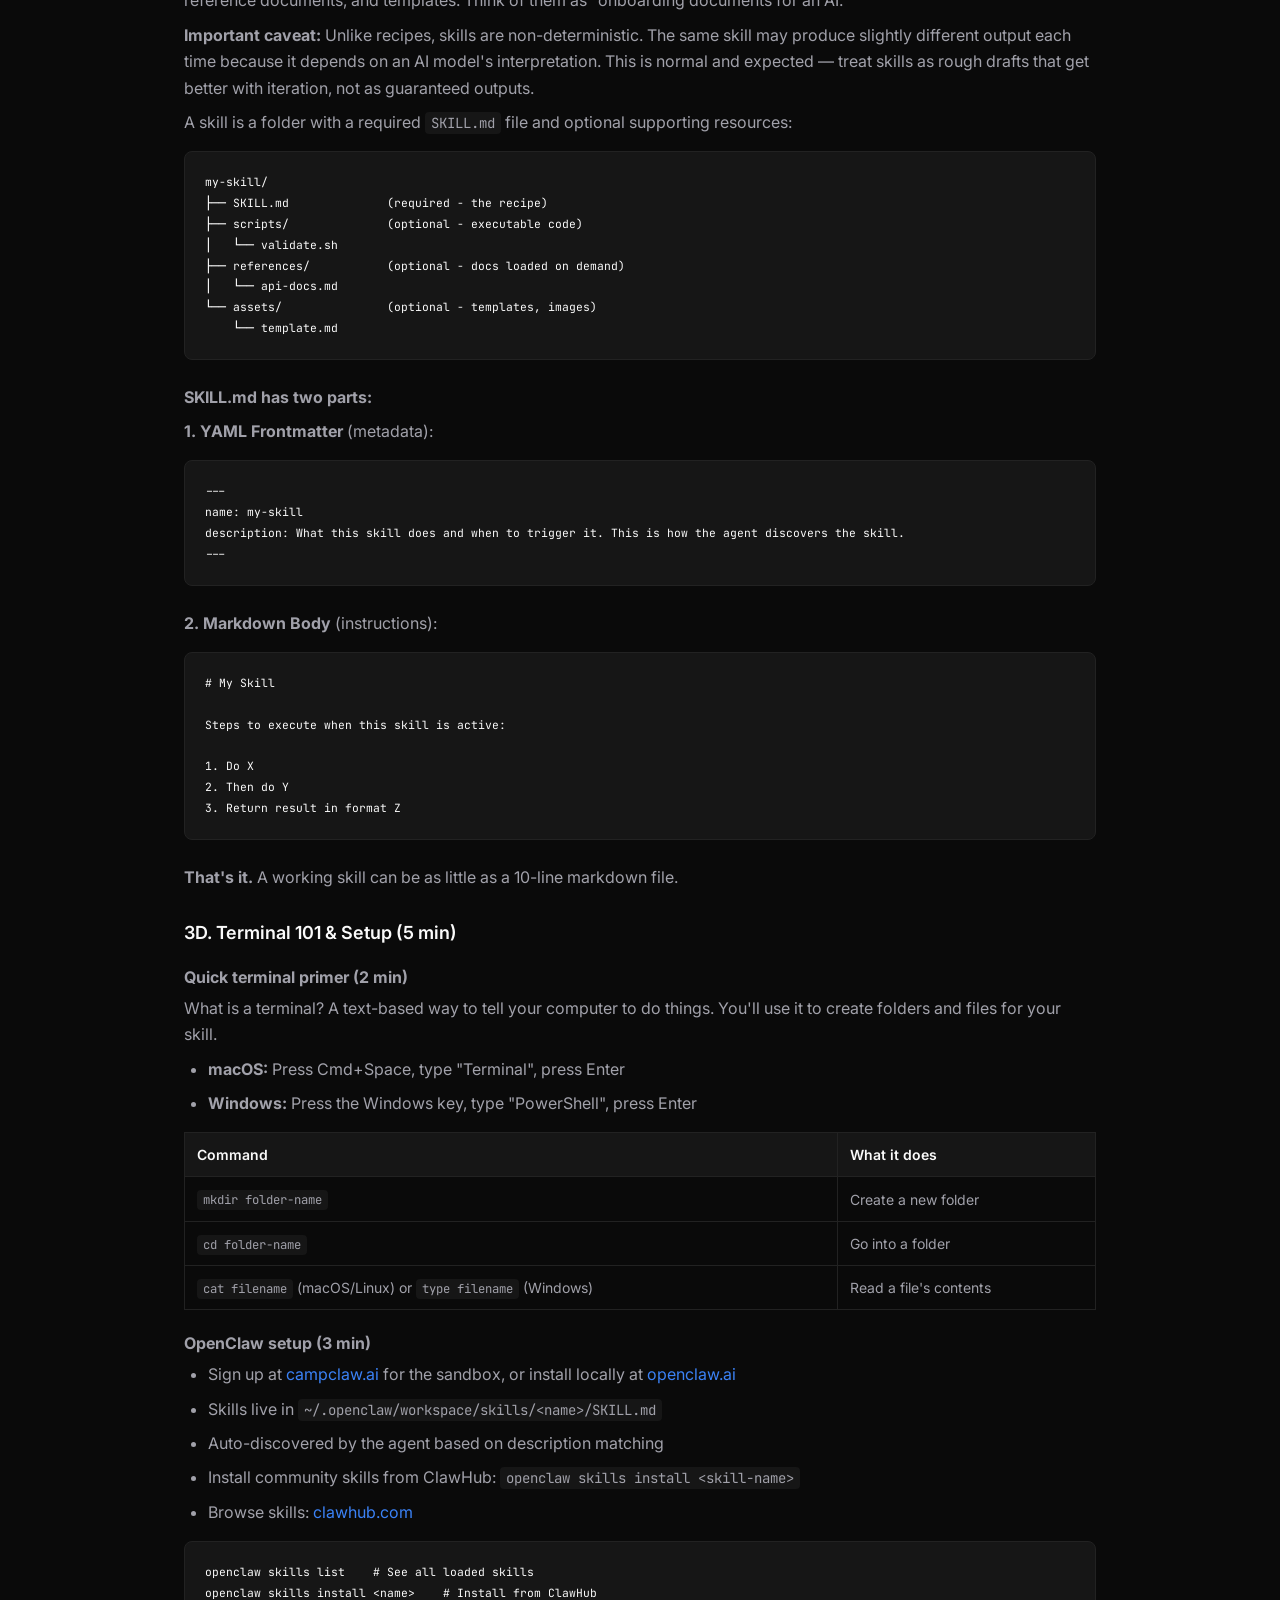
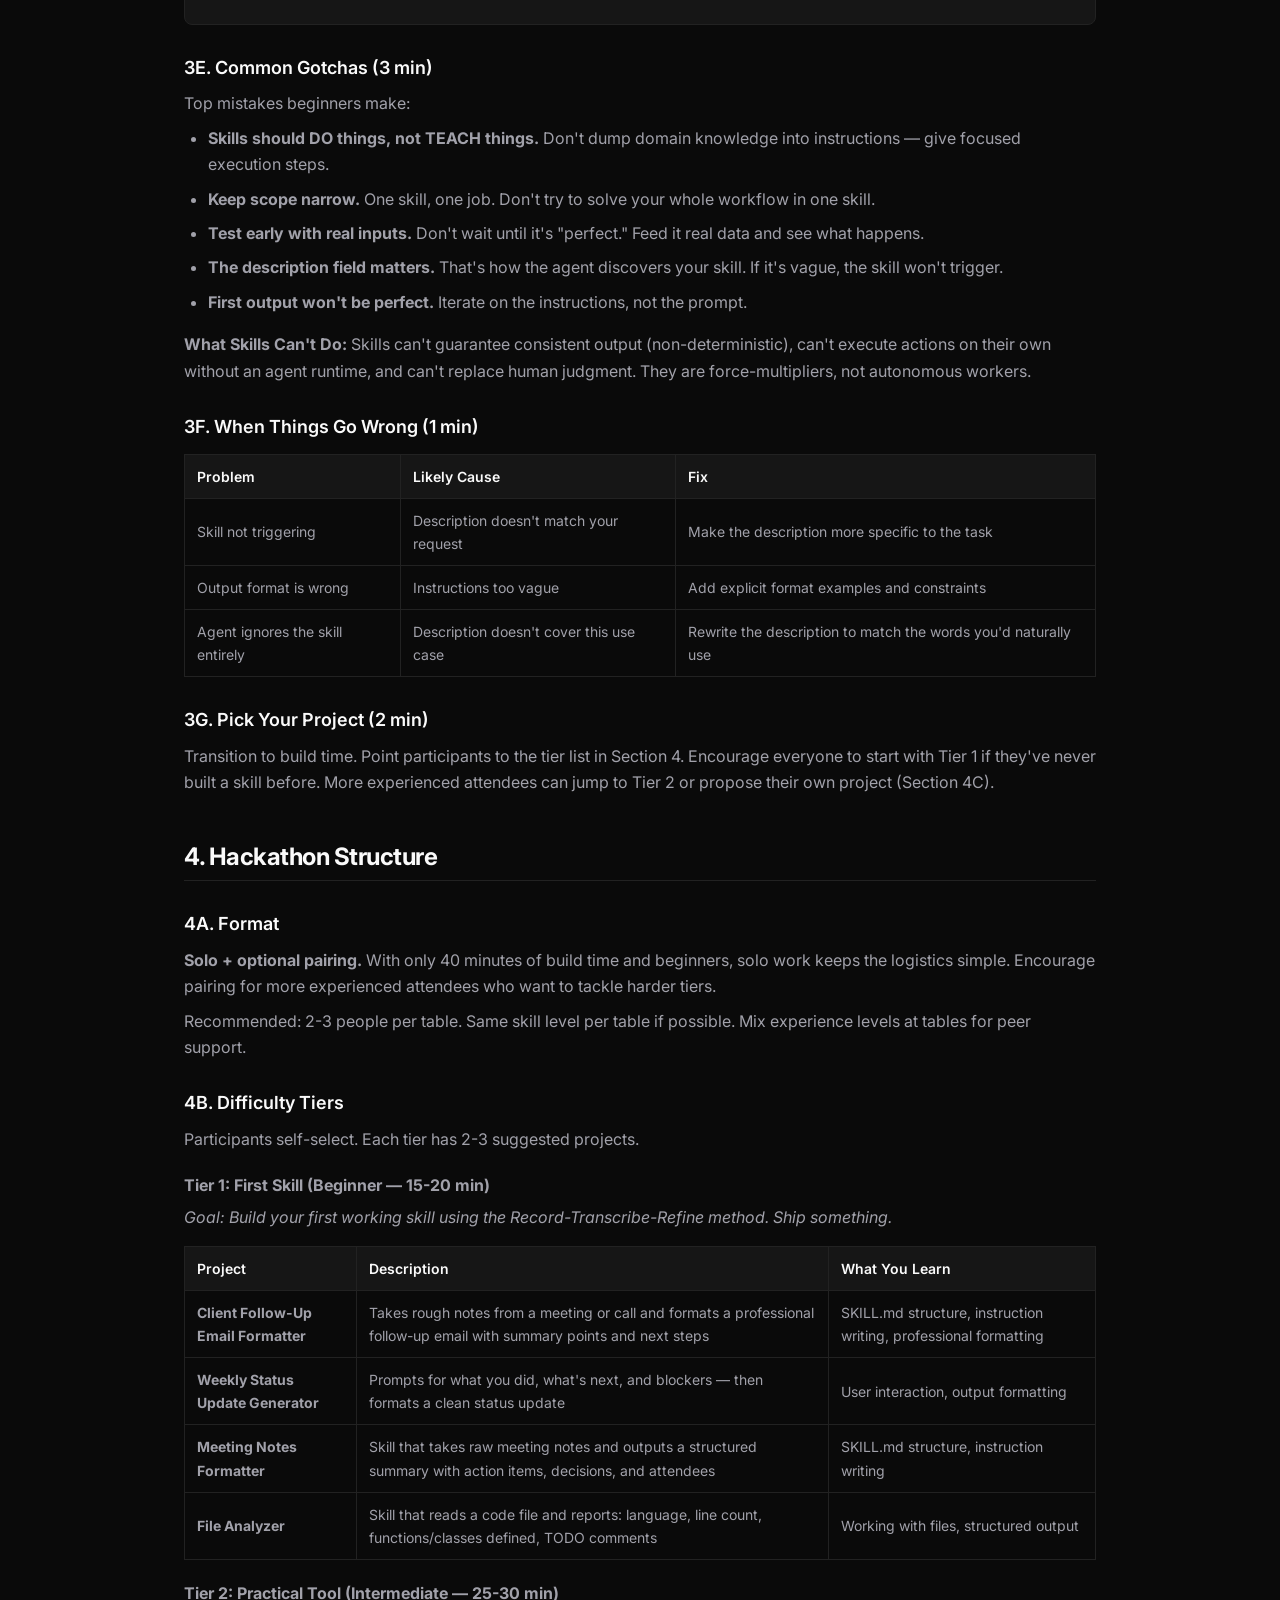
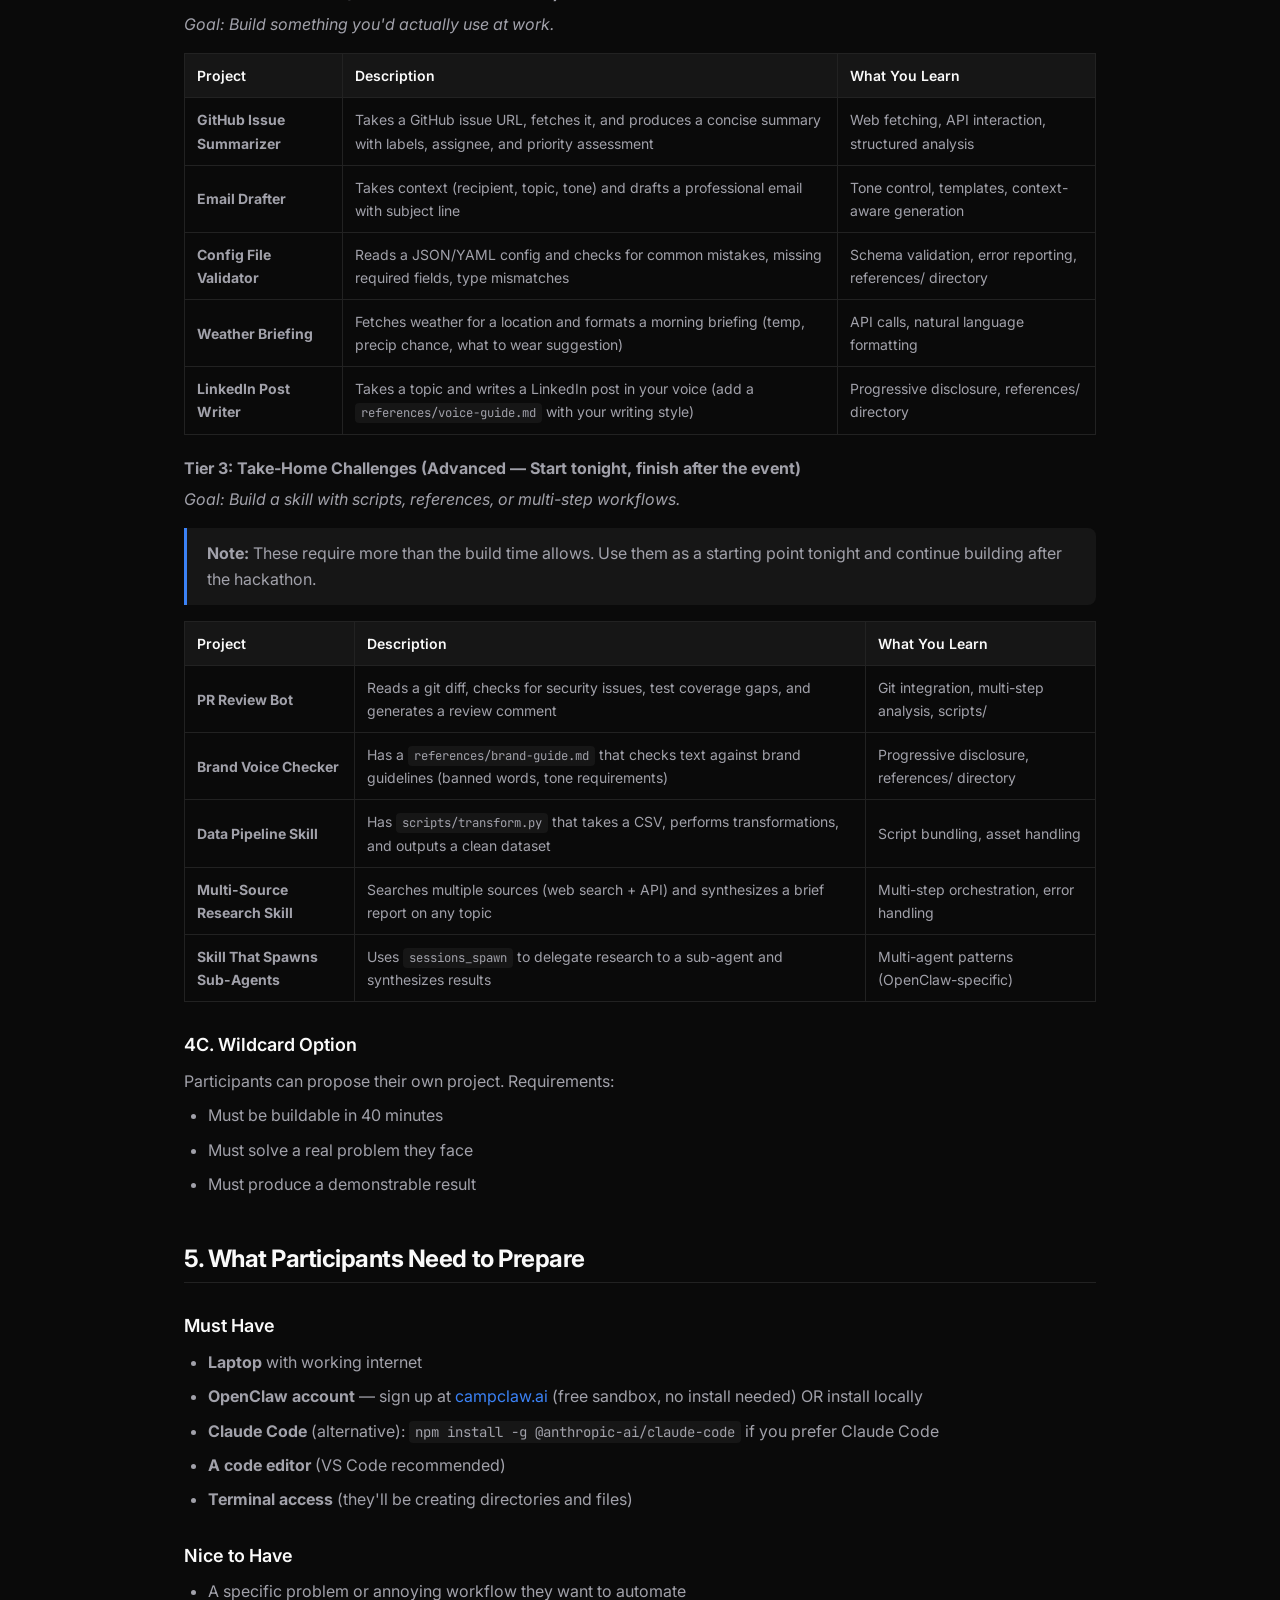
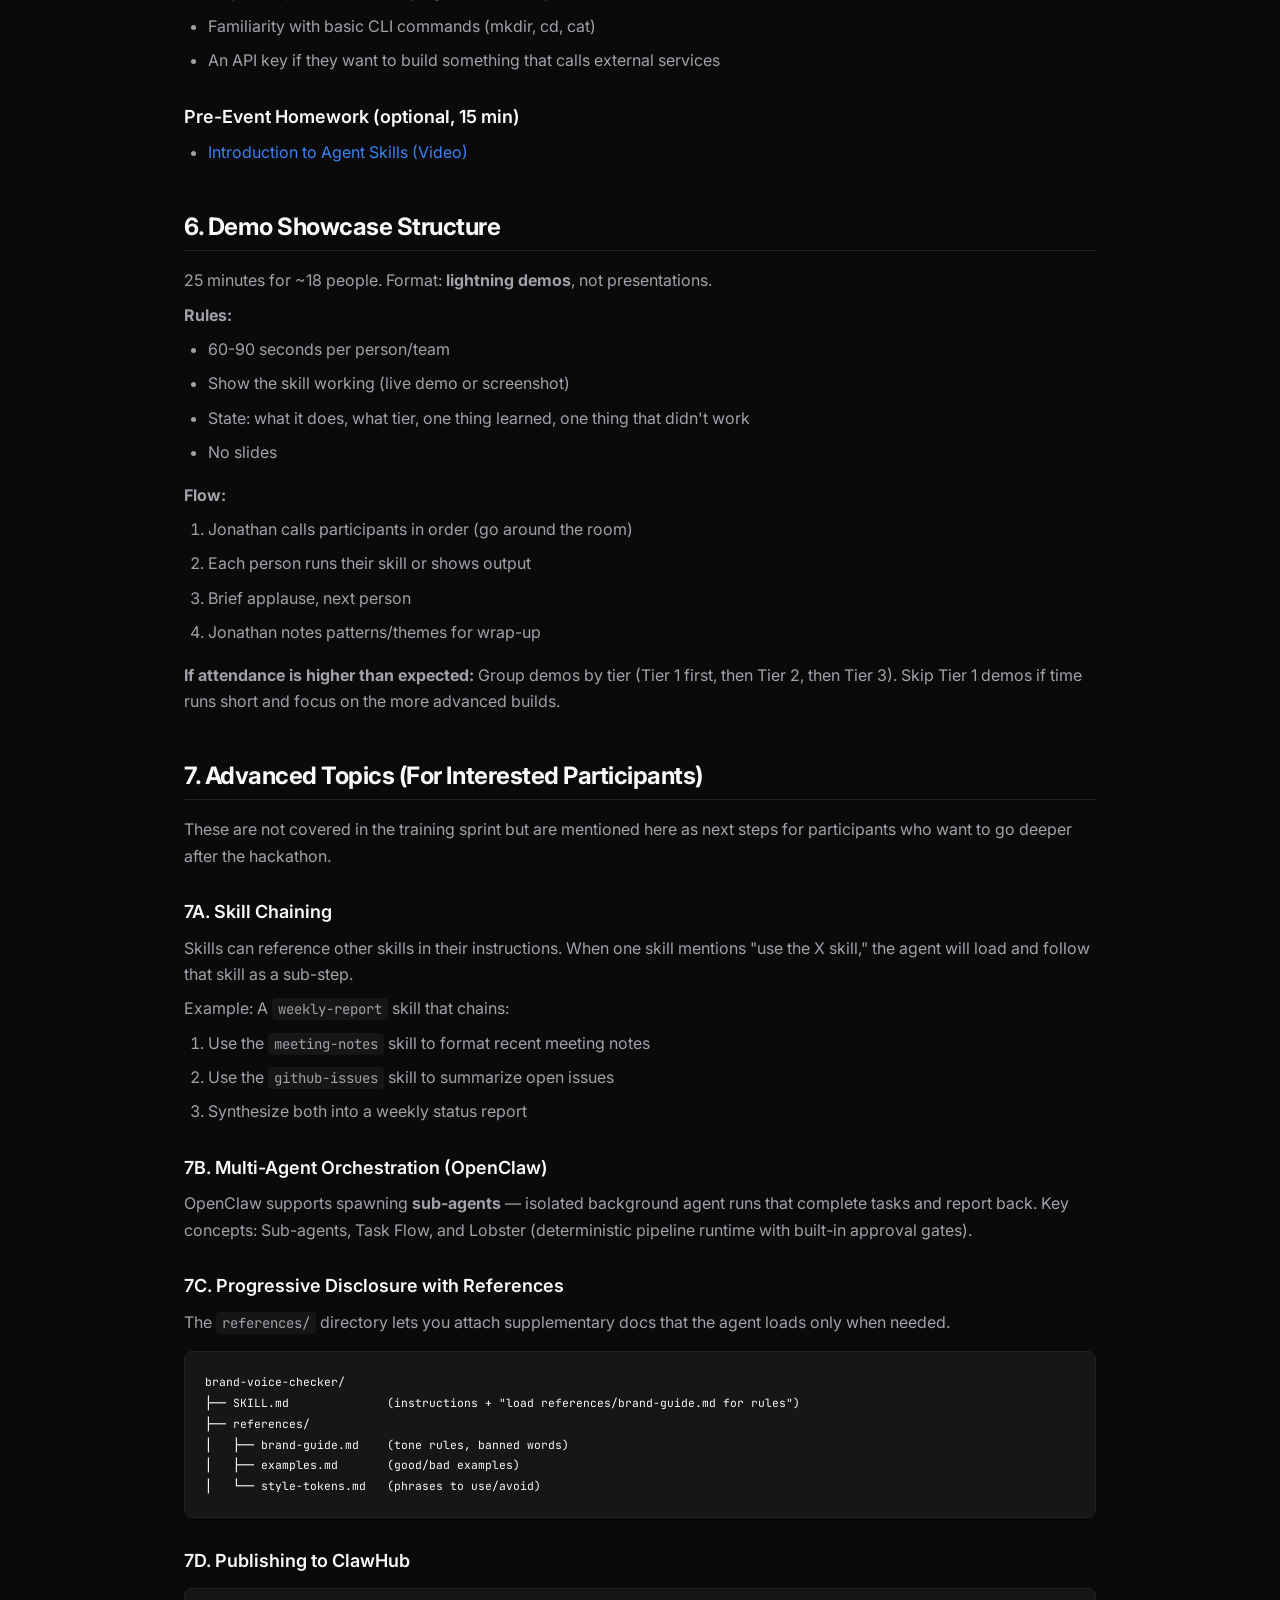
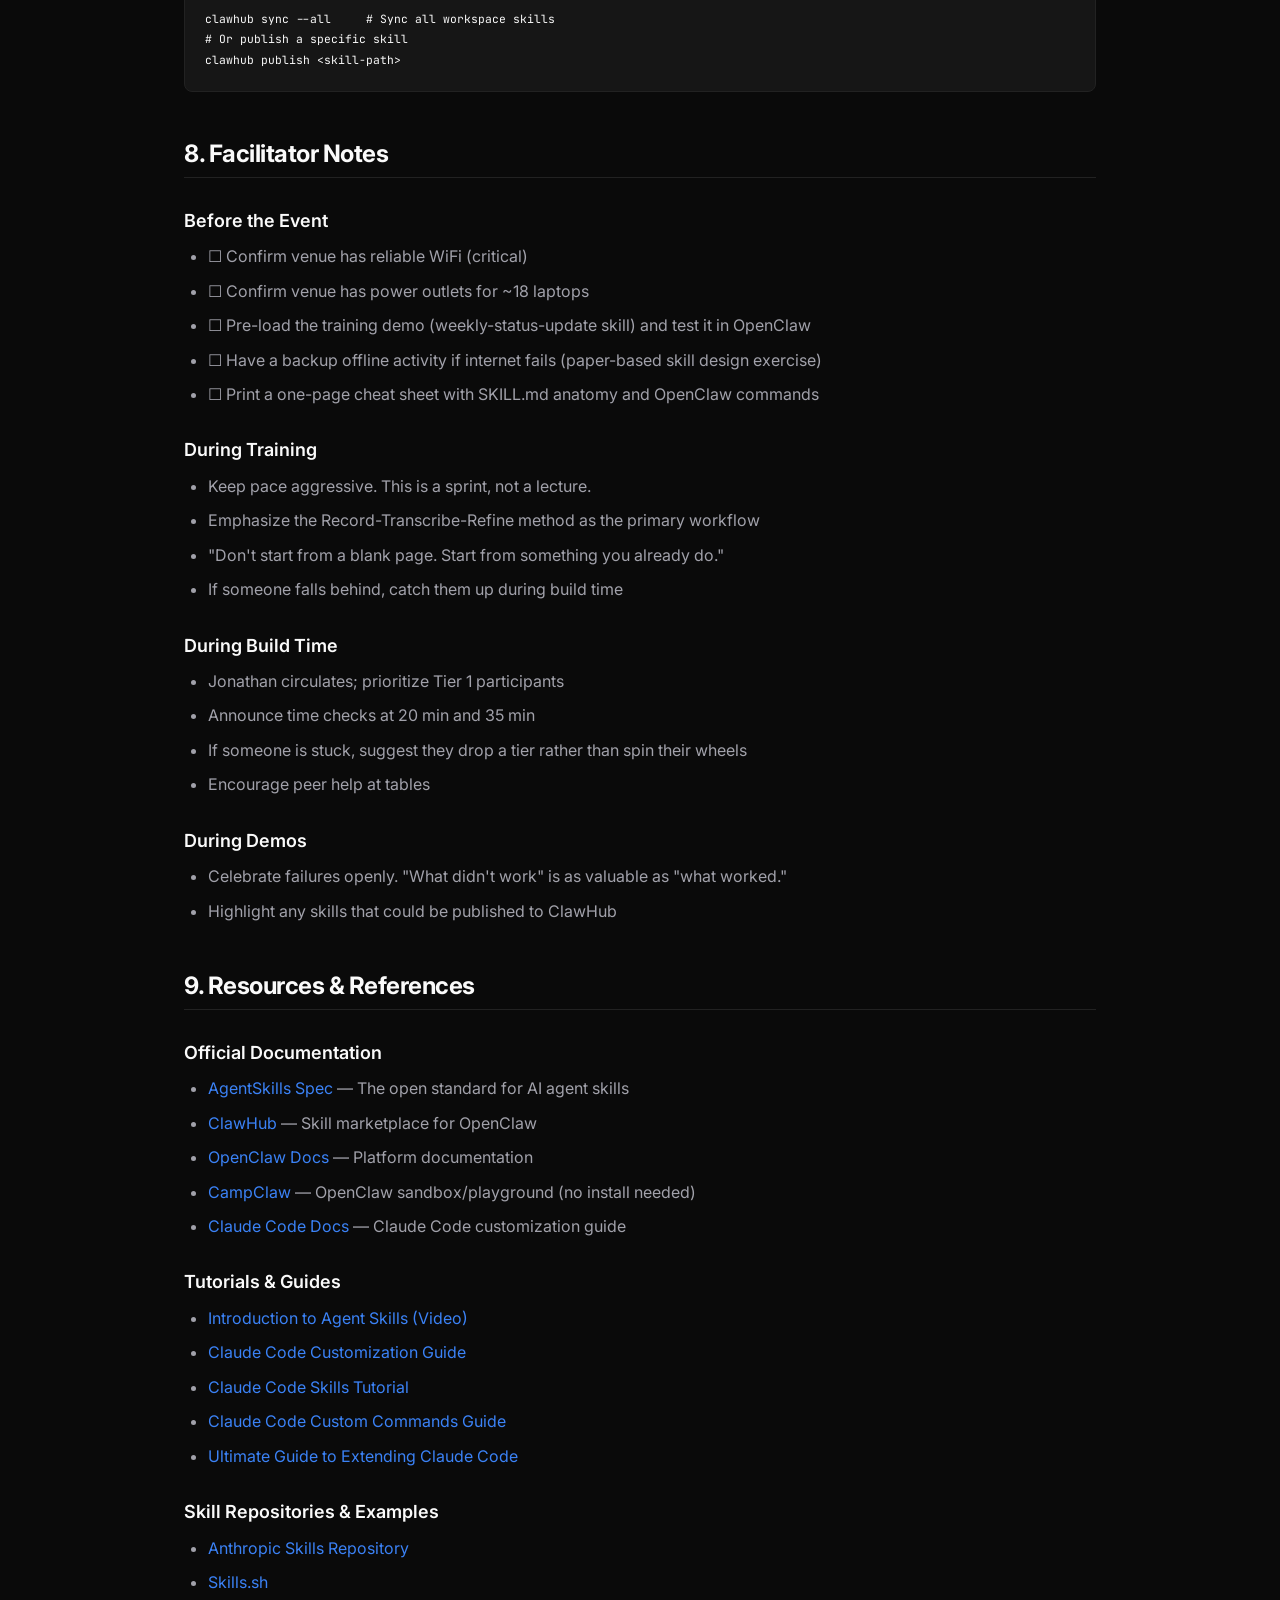
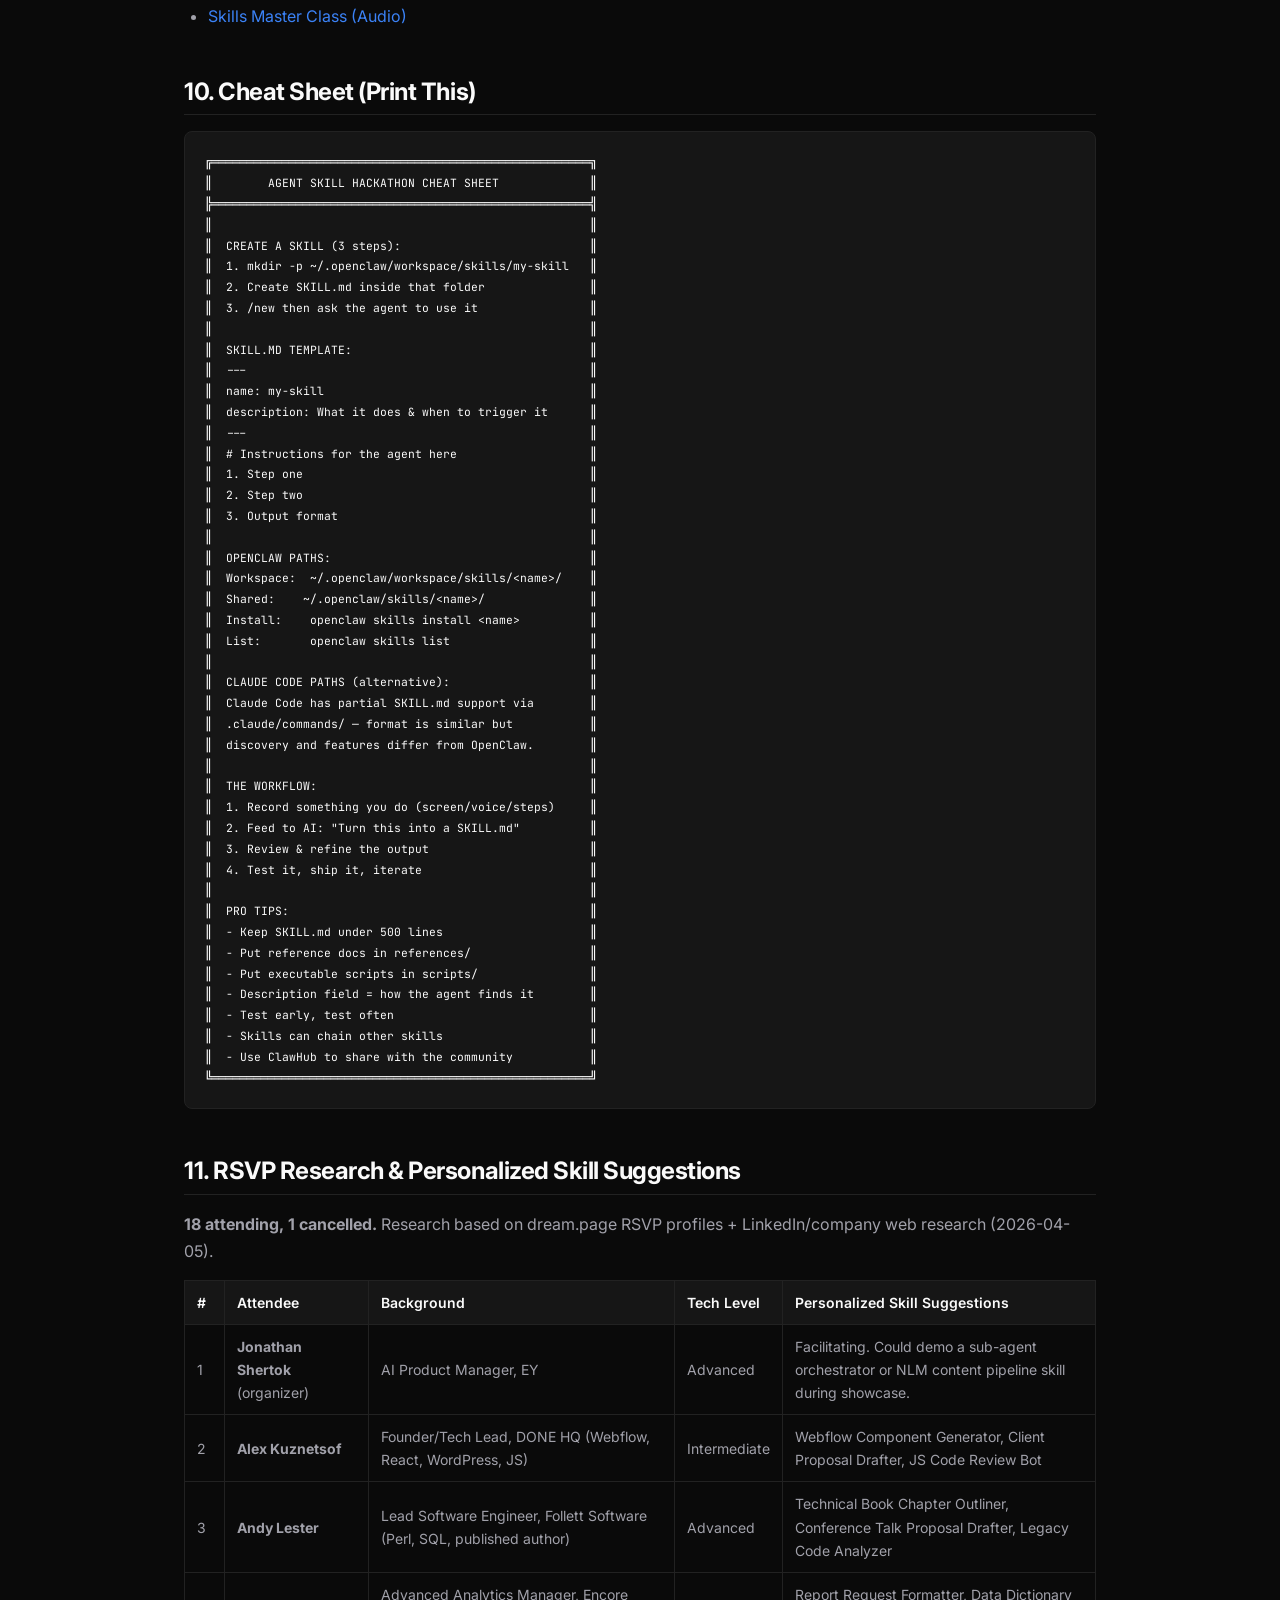
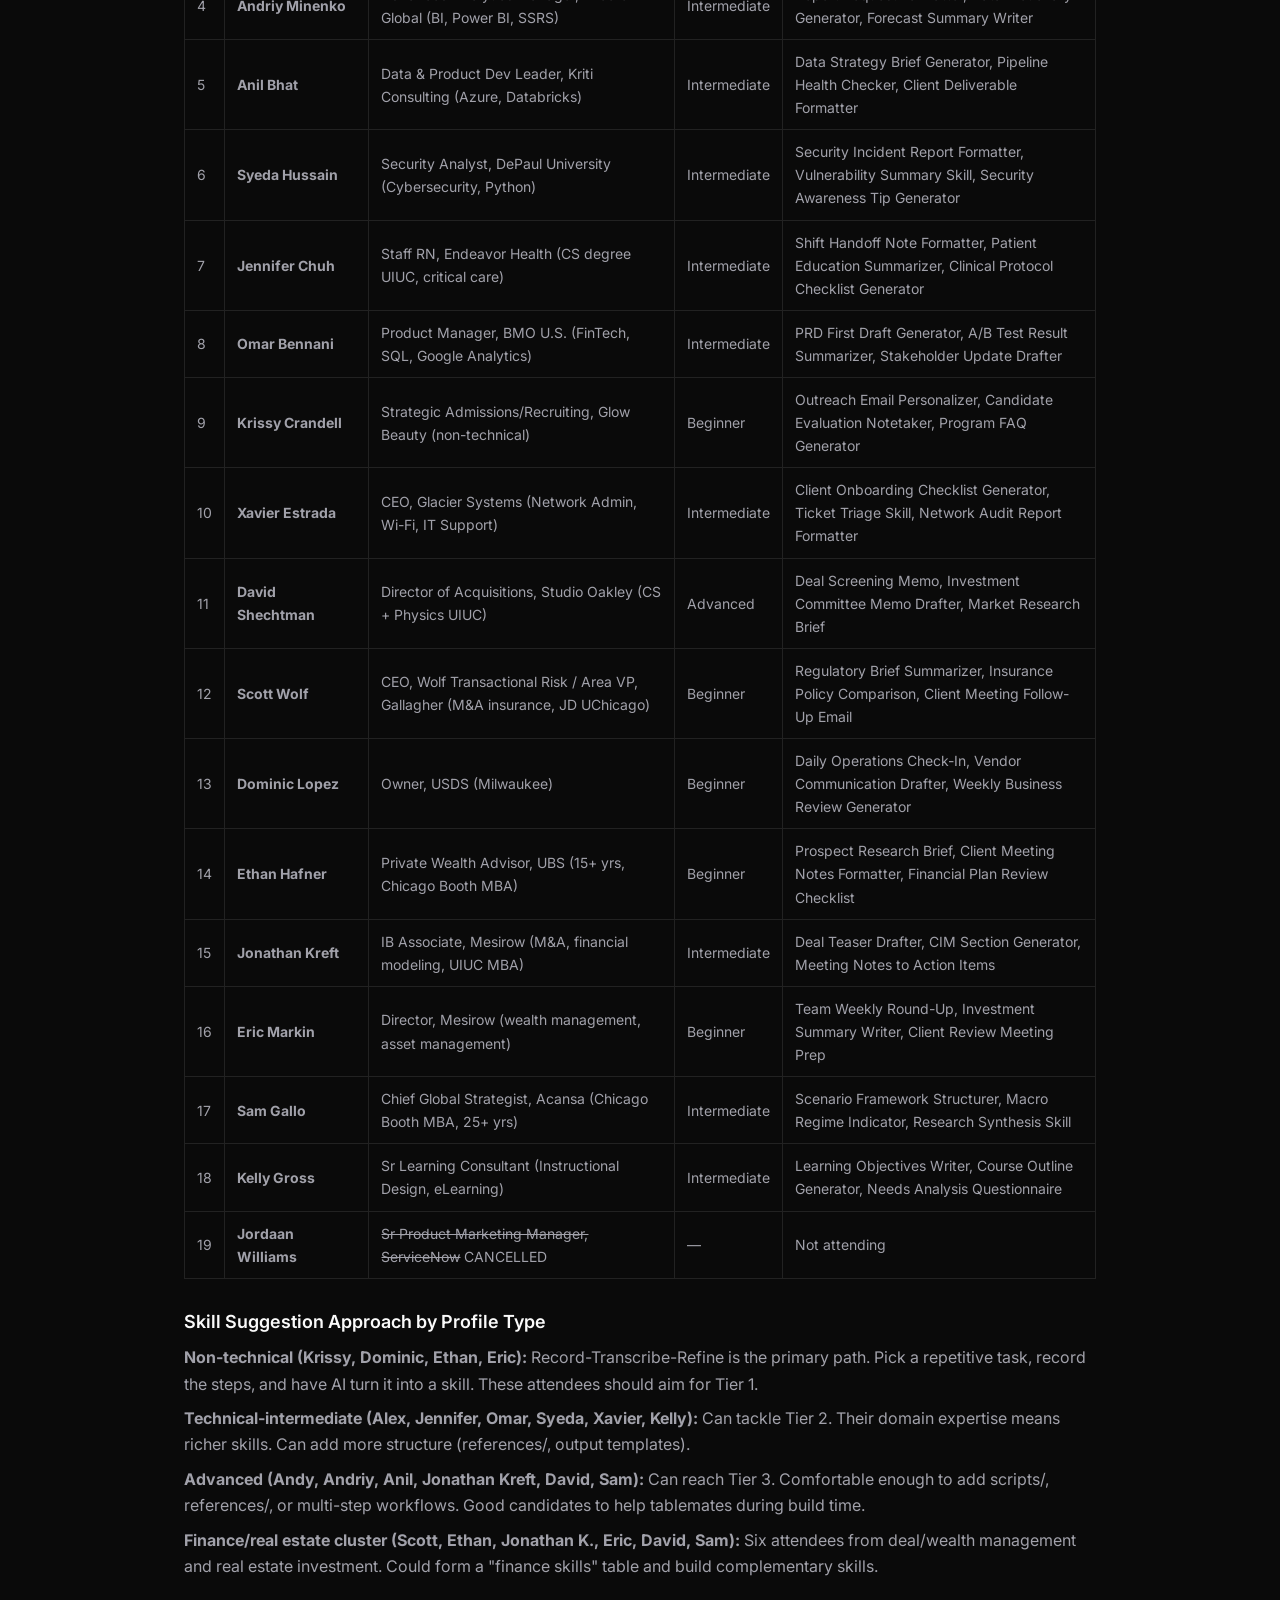
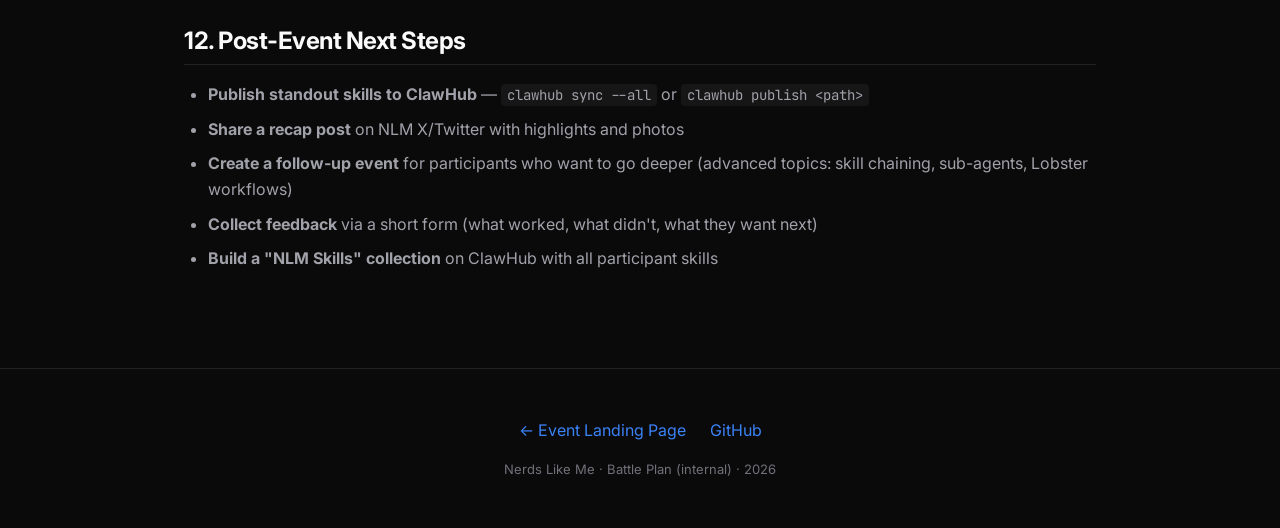
<file: hackathon/battle-plan.html>
<!DOCTYPE html>
<html lang="en">
<head>
  <meta charset="UTF-8">
  <meta name="viewport" content="width=device-width, initial-scale=1.0">
  <title>Battle Plan — NLM Agent Skill Hackathon</title>
  <link rel="icon" href="data:image/svg+xml,<svg xmlns='http://www.w3.org/2000/svg' viewBox='0 0 100 100'><text y='.9em' font-size='90'>📋</text></svg>">
  <meta name="robots" content="noindex">
  <link rel="stylesheet" href="style.css">
</head>
<body>

<nav>
  <div class="container">
    <a href="#" class="nav-brand">📋 Battle Plan</a>
    <ul class="nav-links">
      <li><a href="index.html">← Event Page</a></li>
    </ul>
  </div>
</nav>

<section>
  <div class="container">
    <div class="bp-notice">
      ⚠️ Facilitator reference document. Attendees: <a href="index.html">see the event page</a>.
    </div>

    <div class="bp-content">

<h1>NLM Agent Skill Hackathon: Battle Plan</h1>
<p><strong>Event:</strong> Pop-up Hackathon: AI Agent Skills<br>
<strong>Date:</strong> Tuesday, April 7th, 2026<br>
<strong>Time:</strong> 7:15 PM – 9:30 PM CDT (2.5 hours)<br>
<strong>Location:</strong> Highwood, IL<br>
<strong>Attendance:</strong> 18 attending (1 cancelled)<br>
<strong>Format:</strong> Hybrid training + hands-on hackathon (zero to hero)<br>
<strong>Platform:</strong> OpenClaw (primary), Claude Code (secondary)</p>

<hr>

<h2>1. Agenda</h2>

<table>
<thead><tr><th>Time</th><th>Duration</th><th>Section</th><th>What Happens</th></tr></thead>
<tbody>
<tr><td>7:15 – 7:30</td><td>15 min</td><td><strong>Socialize &amp; Settle</strong></td><td>Arrive, grab drinks, find a seat, informal chat</td></tr>
<tr><td>7:30 – 7:45</td><td>15 min</td><td><strong>Kickoff &amp; Framing</strong></td><td>Jonathan frames the session, sets expectations, introduces the Chef &amp; Recipe mental model</td></tr>
<tr><td>7:45 – 8:15</td><td>30 min</td><td><strong>Training Sprint</strong></td><td>Fast-paced beginner training on agent skills (see Section 3)</td></tr>
<tr><td>8:15 – 8:20</td><td>5 min</td><td><strong>Project Selection</strong></td><td>Participants pick a tier/challenge or propose their own (see Section 4)</td></tr>
<tr><td>8:20 – 9:00</td><td>40 min</td><td><strong>Build Time</strong></td><td>Hands-on building. Jonathan circulates to unblock. See Section 4 for structure.</td></tr>
<tr><td>9:00 – 9:25</td><td>25 min</td><td><strong>Demo Showcase</strong></td><td>Each person/team shows what they built. See Section 6.</td></tr>
<tr><td>9:25 – 9:30</td><td>5 min</td><td><strong>Wrap-up</strong></td><td>Key takeaways, next steps, how to continue building</td></tr>
</tbody>
</table>

<h2>2. Roles</h2>

<table>
<thead><tr><th>Role</th><th>Person</th><th>Responsibilities</th></tr></thead>
<tbody>
<tr><td><strong>Facilitator</strong></td><td>Jonathan</td><td>Kickoff, training delivery, time management, roaming support during build time, demo MC</td></tr>
</tbody>
</table>

<p>Jonathan is the sole facilitator. During build time, he will circulate among participants to unblock questions. To manage this efficiently:</p>
<ul>
<li>Prioritize Tier 1 participants first (they need the most help)</li>
<li>Encourage experienced attendees to help their tablemates</li>
<li>Have a "raise your hand" signal for people who need help</li>
<li>Keep table groupings mixed: pair experienced people with beginners at the same table</li>
</ul>

<h2>3. Beginner Training Sprint (30 minutes)</h2>

<p>This is the "zero to hero" portion. The goal is not mastery, but enough understanding to start building.</p>

<h3>3A. Live Demo: Build a Skill in 5 Minutes (5 min)</h3>

<p>Build a skill live on screen. We're building a <strong>Weekly Status Update</strong> skill — something everyone does, whether you're a nurse, wealth advisor, security analyst, or admissions counselor.</p>

<h4>Step 1: Create the folder</h4>
<pre><code>mkdir -p ~/.openclaw/workspace/skills/weekly-status-update</code></pre>

<h4>Step 2: Write SKILL.md</h4>
<pre><code>---
name: weekly-status-update
description: Generate a structured weekly status update from rough notes about what you accomplished, what's next, and any blockers. Use every Friday.
---

Take the rough weekly update notes provided and turn them into a structured status update.

## Required Sections
1. **Accomplishments This Week** (bullet points, max 5)
2. **Priorities for Next Week** (bullet points, max 5)
3. **Blockers &amp; Risks** (anything that needs attention or escalation)
4. **Key Metrics / Numbers** (any quantifiable results)

## Rules
- Don't invent accomplishments not in the raw notes
- Keep the total output under 200 words
- Flag anything time-sensitive with ⚠️</code></pre>

<h4>Step 3: Test it</h4>
<pre><code>/new
"Here's what I did this week: [paste rough notes]"</code></pre>

<p><strong>Done.</strong> That's the entire cycle. Emphasize: from zero to working skill in under 5 minutes.</p>

<h3>3B. How We Just Built That (8 min)</h3>

<p>We just built a skill live. Now let's reverse-engineer what we actually did. <strong>The Record-Transcribe-Refine Method:</strong></p>

<ol>
<li><strong>Record</strong> how you do something right now (screen recording, voice memo, or write down the steps)</li>
<li><strong>Transcribe</strong> what you recorded into plain language</li>
<li><strong>Feed it to AI</strong> and say: "Turn this into a SKILL.md for [platform]"</li>
<li><strong>Review and refine</strong> the output — fix gaps, add edge cases, test it</li>
<li><strong>Ship it</strong> and iterate based on how it performs</li>
</ol>

<p><strong>Why this works:</strong> You already have workflows you do manually. The skill is just capturing that expertise in a format an AI can follow. You're not inventing from scratch — you're documenting what you already know.</p>

<blockquote>
<strong>Note:</strong> Record-Transcribe-Refine is the recommended beginner onboarding path. As you build more skills, you'll likely start writing SKILL.md directly and iterating based on how the agent performs.
</blockquote>

<h3>3C. Anatomy of a Skill (10 min)</h3>

<p><strong>The Chef &amp; Recipe Model:</strong></p>
<ul>
<li>A general-purpose AI agent is the <strong>Chef</strong> — it knows how to cook</li>
<li>An AI Skill is the <strong>Recipe</strong> — a modular, reusable package of instructions, scripts, and domain expertise that tells the chef exactly how to execute a specific dish</li>
<li>Without skills: the chef guesses. With skills: the chef executes precisely.</li>
</ul>

<p><strong>Key insight:</strong> Skills are primarily structured instructions written in markdown, optionally with supporting executable scripts, reference documents, and templates. Think of them as "onboarding documents for an AI."</p>

<p><strong>Important caveat:</strong> Unlike recipes, skills are non-deterministic. The same skill may produce slightly different output each time because it depends on an AI model's interpretation. This is normal and expected — treat skills as rough drafts that get better with iteration, not as guaranteed outputs.</p>

<p>A skill is a folder with a required <code>SKILL.md</code> file and optional supporting resources:</p>
<pre><code>my-skill/
├── SKILL.md              (required - the recipe)
├── scripts/              (optional - executable code)
│   └── validate.sh
├── references/           (optional - docs loaded on demand)
│   └── api-docs.md
└── assets/               (optional - templates, images)
    └── template.md</code></pre>

<p><strong>SKILL.md has two parts:</strong></p>

<p><strong>1. YAML Frontmatter</strong> (metadata):</p>
<pre><code>---
name: my-skill
description: What this skill does and when to trigger it. This is how the agent discovers the skill.
---</code></pre>

<p><strong>2. Markdown Body</strong> (instructions):</p>
<pre><code># My Skill

Steps to execute when this skill is active:

1. Do X
2. Then do Y
3. Return result in format Z</code></pre>

<p><strong>That's it.</strong> A working skill can be as little as a 10-line markdown file.</p>

<h3>3D. Terminal 101 &amp; Setup (5 min)</h3>

<h4>Quick terminal primer (2 min)</h4>

<p>What is a terminal? A text-based way to tell your computer to do things. You'll use it to create folders and files for your skill.</p>
<ul>
<li><strong>macOS:</strong> Press Cmd+Space, type "Terminal", press Enter</li>
<li><strong>Windows:</strong> Press the Windows key, type "PowerShell", press Enter</li>
</ul>

<table>
<thead><tr><th>Command</th><th>What it does</th></tr></thead>
<tbody>
<tr><td><code>mkdir folder-name</code></td><td>Create a new folder</td></tr>
<tr><td><code>cd folder-name</code></td><td>Go into a folder</td></tr>
<tr><td><code>cat filename</code> (macOS/Linux) or <code>type filename</code> (Windows)</td><td>Read a file's contents</td></tr>
</tbody>
</table>

<h4>OpenClaw setup (3 min)</h4>
<ul>
<li>Sign up at <a href="https://campclaw.ai/">campclaw.ai</a> for the sandbox, or install locally at <a href="https://openclaw.ai">openclaw.ai</a></li>
<li>Skills live in <code>~/.openclaw/workspace/skills/&lt;name&gt;/SKILL.md</code></li>
<li>Auto-discovered by the agent based on description matching</li>
<li>Install community skills from ClawHub: <code>openclaw skills install &lt;skill-name&gt;</code></li>
<li>Browse skills: <a href="https://clawhub.com">clawhub.com</a></li>
</ul>

<pre><code>openclaw skills list    # See all loaded skills
openclaw skills install &lt;name&gt;    # Install from ClawHub</code></pre>

<h3>3E. Common Gotchas (3 min)</h3>

<p>Top mistakes beginners make:</p>
<ul>
<li><strong>Skills should DO things, not TEACH things.</strong> Don't dump domain knowledge into instructions — give focused execution steps.</li>
<li><strong>Keep scope narrow.</strong> One skill, one job. Don't try to solve your whole workflow in one skill.</li>
<li><strong>Test early with real inputs.</strong> Don't wait until it's "perfect." Feed it real data and see what happens.</li>
<li><strong>The description field matters.</strong> That's how the agent discovers your skill. If it's vague, the skill won't trigger.</li>
<li><strong>First output won't be perfect.</strong> Iterate on the instructions, not the prompt.</li>
</ul>

<p><strong>What Skills Can't Do:</strong> Skills can't guarantee consistent output (non-deterministic), can't execute actions on their own without an agent runtime, and can't replace human judgment. They are force-multipliers, not autonomous workers.</p>

<h3>3F. When Things Go Wrong (1 min)</h3>

<table>
<thead><tr><th>Problem</th><th>Likely Cause</th><th>Fix</th></tr></thead>
<tbody>
<tr><td>Skill not triggering</td><td>Description doesn't match your request</td><td>Make the description more specific to the task</td></tr>
<tr><td>Output format is wrong</td><td>Instructions too vague</td><td>Add explicit format examples and constraints</td></tr>
<tr><td>Agent ignores the skill entirely</td><td>Description doesn't cover this use case</td><td>Rewrite the description to match the words you'd naturally use</td></tr>
</tbody>
</table>

<h3>3G. Pick Your Project (2 min)</h3>

<p>Transition to build time. Point participants to the tier list in Section 4. Encourage everyone to start with Tier 1 if they've never built a skill before. More experienced attendees can jump to Tier 2 or propose their own project (Section 4C).</p>

<h2>4. Hackathon Structure</h2>

<h3>4A. Format</h3>

<p><strong>Solo + optional pairing.</strong> With only 40 minutes of build time and beginners, solo work keeps the logistics simple. Encourage pairing for more experienced attendees who want to tackle harder tiers.</p>
<p>Recommended: 2-3 people per table. Same skill level per table if possible. Mix experience levels at tables for peer support.</p>

<h3>4B. Difficulty Tiers</h3>

<p>Participants self-select. Each tier has 2-3 suggested projects.</p>

<h4>Tier 1: First Skill (Beginner — 15-20 min)</h4>
<p><em>Goal: Build your first working skill using the Record-Transcribe-Refine method. Ship something.</em></p>

<table>
<thead><tr><th>Project</th><th>Description</th><th>What You Learn</th></tr></thead>
<tbody>
<tr><td><strong>Client Follow-Up Email Formatter</strong></td><td>Takes rough notes from a meeting or call and formats a professional follow-up email with summary points and next steps</td><td>SKILL.md structure, instruction writing, professional formatting</td></tr>
<tr><td><strong>Weekly Status Update Generator</strong></td><td>Prompts for what you did, what's next, and blockers — then formats a clean status update</td><td>User interaction, output formatting</td></tr>
<tr><td><strong>Meeting Notes Formatter</strong></td><td>Skill that takes raw meeting notes and outputs a structured summary with action items, decisions, and attendees</td><td>SKILL.md structure, instruction writing</td></tr>
<tr><td><strong>File Analyzer</strong></td><td>Skill that reads a code file and reports: language, line count, functions/classes defined, TODO comments</td><td>Working with files, structured output</td></tr>
</tbody>
</table>

<h4>Tier 2: Practical Tool (Intermediate — 25-30 min)</h4>
<p><em>Goal: Build something you'd actually use at work.</em></p>

<table>
<thead><tr><th>Project</th><th>Description</th><th>What You Learn</th></tr></thead>
<tbody>
<tr><td><strong>GitHub Issue Summarizer</strong></td><td>Takes a GitHub issue URL, fetches it, and produces a concise summary with labels, assignee, and priority assessment</td><td>Web fetching, API interaction, structured analysis</td></tr>
<tr><td><strong>Email Drafter</strong></td><td>Takes context (recipient, topic, tone) and drafts a professional email with subject line</td><td>Tone control, templates, context-aware generation</td></tr>
<tr><td><strong>Config File Validator</strong></td><td>Reads a JSON/YAML config and checks for common mistakes, missing required fields, type mismatches</td><td>Schema validation, error reporting, references/ directory</td></tr>
<tr><td><strong>Weather Briefing</strong></td><td>Fetches weather for a location and formats a morning briefing (temp, precip chance, what to wear suggestion)</td><td>API calls, natural language formatting</td></tr>
<tr><td><strong>LinkedIn Post Writer</strong></td><td>Takes a topic and writes a LinkedIn post in your voice (add a <code>references/voice-guide.md</code> with your writing style)</td><td>Progressive disclosure, references/ directory</td></tr>
</tbody>
</table>

<h4>Tier 3: Take-Home Challenges (Advanced — Start tonight, finish after the event)</h4>
<p><em>Goal: Build a skill with scripts, references, or multi-step workflows.</em></p>

<blockquote>
<strong>Note:</strong> These require more than the build time allows. Use them as a starting point tonight and continue building after the hackathon.
</blockquote>

<table>
<thead><tr><th>Project</th><th>Description</th><th>What You Learn</th></tr></thead>
<tbody>
<tr><td><strong>PR Review Bot</strong></td><td>Reads a git diff, checks for security issues, test coverage gaps, and generates a review comment</td><td>Git integration, multi-step analysis, scripts/</td></tr>
<tr><td><strong>Brand Voice Checker</strong></td><td>Has a <code>references/brand-guide.md</code> that checks text against brand guidelines (banned words, tone requirements)</td><td>Progressive disclosure, references/ directory</td></tr>
<tr><td><strong>Data Pipeline Skill</strong></td><td>Has <code>scripts/transform.py</code> that takes a CSV, performs transformations, and outputs a clean dataset</td><td>Script bundling, asset handling</td></tr>
<tr><td><strong>Multi-Source Research Skill</strong></td><td>Searches multiple sources (web search + API) and synthesizes a brief report on any topic</td><td>Multi-step orchestration, error handling</td></tr>
<tr><td><strong>Skill That Spawns Sub-Agents</strong></td><td>Uses <code>sessions_spawn</code> to delegate research to a sub-agent and synthesizes results</td><td>Multi-agent patterns (OpenClaw-specific)</td></tr>
</tbody>
</table>

<h3>4C. Wildcard Option</h3>

<p>Participants can propose their own project. Requirements:</p>
<ul>
<li>Must be buildable in 40 minutes</li>
<li>Must solve a real problem they face</li>
<li>Must produce a demonstrable result</li>
</ul>

<h2>5. What Participants Need to Prepare</h2>

<h3>Must Have</h3>
<ul>
<li><strong>Laptop</strong> with working internet</li>
<li><strong>OpenClaw account</strong> — sign up at <a href="https://campclaw.ai/">campclaw.ai</a> (free sandbox, no install needed) OR install locally</li>
<li><strong>Claude Code</strong> (alternative): <code>npm install -g @anthropic-ai/claude-code</code> if you prefer Claude Code</li>
<li><strong>A code editor</strong> (VS Code recommended)</li>
<li><strong>Terminal access</strong> (they'll be creating directories and files)</li>
</ul>

<h3>Nice to Have</h3>
<ul>
<li>A specific problem or annoying workflow they want to automate</li>
<li>Familiarity with basic CLI commands (mkdir, cd, cat)</li>
<li>An API key if they want to build something that calls external services</li>
</ul>

<h3>Pre-Event Homework (optional, 15 min)</h3>
<ul>
<li><a href="https://www.youtube.com/watch?v=NU6wRAT9VQ0">Introduction to Agent Skills (Video)</a></li>
</ul>

<h2>6. Demo Showcase Structure</h2>

<p>25 minutes for ~18 people. Format: <strong>lightning demos</strong>, not presentations.</p>

<p><strong>Rules:</strong></p>
<ul>
<li>60-90 seconds per person/team</li>
<li>Show the skill working (live demo or screenshot)</li>
<li>State: what it does, what tier, one thing learned, one thing that didn't work</li>
<li>No slides</li>
</ul>

<p><strong>Flow:</strong></p>
<ol>
<li>Jonathan calls participants in order (go around the room)</li>
<li>Each person runs their skill or shows output</li>
<li>Brief applause, next person</li>
<li>Jonathan notes patterns/themes for wrap-up</li>
</ol>

<p><strong>If attendance is higher than expected:</strong> Group demos by tier (Tier 1 first, then Tier 2, then Tier 3). Skip Tier 1 demos if time runs short and focus on the more advanced builds.</p>

<h2>7. Advanced Topics (For Interested Participants)</h2>

<p>These are not covered in the training sprint but are mentioned here as next steps for participants who want to go deeper after the hackathon.</p>

<h3>7A. Skill Chaining</h3>

<p>Skills can reference other skills in their instructions. When one skill mentions "use the X skill," the agent will load and follow that skill as a sub-step.</p>

<p>Example: A <code>weekly-report</code> skill that chains:</p>
<ol>
<li>Use the <code>meeting-notes</code> skill to format recent meeting notes</li>
<li>Use the <code>github-issues</code> skill to summarize open issues</li>
<li>Synthesize both into a weekly status report</li>
</ol>

<h3>7B. Multi-Agent Orchestration (OpenClaw)</h3>

<p>OpenClaw supports spawning <strong>sub-agents</strong> — isolated background agent runs that complete tasks and report back. Key concepts: Sub-agents, Task Flow, and Lobster (deterministic pipeline runtime with built-in approval gates).</p>

<h3>7C. Progressive Disclosure with References</h3>

<p>The <code>references/</code> directory lets you attach supplementary docs that the agent loads only when needed.</p>

<pre><code>brand-voice-checker/
├── SKILL.md              (instructions + "load references/brand-guide.md for rules")
├── references/
│   ├── brand-guide.md    (tone rules, banned words)
│   ├── examples.md       (good/bad examples)
│   └── style-tokens.md   (phrases to use/avoid)</code></pre>

<h3>7D. Publishing to ClawHub</h3>
<pre><code>clawhub sync --all     # Sync all workspace skills
# Or publish a specific skill
clawhub publish &lt;skill-path&gt;</code></pre>

<h2>8. Facilitator Notes</h2>

<h3>Before the Event</h3>
<ul>
<li>☐ Confirm venue has reliable WiFi (critical)</li>
<li>☐ Confirm venue has power outlets for ~18 laptops</li>
<li>☐ Pre-load the training demo (weekly-status-update skill) and test it in OpenClaw</li>
<li>☐ Have a backup offline activity if internet fails (paper-based skill design exercise)</li>
<li>☐ Print a one-page cheat sheet with SKILL.md anatomy and OpenClaw commands</li>
</ul>

<h3>During Training</h3>
<ul>
<li>Keep pace aggressive. This is a sprint, not a lecture.</li>
<li>Emphasize the Record-Transcribe-Refine method as the primary workflow</li>
<li>"Don't start from a blank page. Start from something you already do."</li>
<li>If someone falls behind, catch them up during build time</li>
</ul>

<h3>During Build Time</h3>
<ul>
<li>Jonathan circulates; prioritize Tier 1 participants</li>
<li>Announce time checks at 20 min and 35 min</li>
<li>If someone is stuck, suggest they drop a tier rather than spin their wheels</li>
<li>Encourage peer help at tables</li>
</ul>

<h3>During Demos</h3>
<ul>
<li>Celebrate failures openly. "What didn't work" is as valuable as "what worked."</li>
<li>Highlight any skills that could be published to ClawHub</li>
</ul>

<h2>9. Resources &amp; References</h2>

<h3>Official Documentation</h3>
<ul>
<li><a href="https://agentskills.io/home">AgentSkills Spec</a> — The open standard for AI agent skills</li>
<li><a href="https://clawhub.com">ClawHub</a> — Skill marketplace for OpenClaw</li>
<li><a href="https://openclaw.ai">OpenClaw Docs</a> — Platform documentation</li>
<li><a href="https://campclaw.ai/">CampClaw</a> — OpenClaw sandbox/playground (no install needed)</li>
<li><a href="https://docs.anthropic.com/en/docs/claude-code">Claude Code Docs</a> — Claude Code customization guide</li>
</ul>

<h3>Tutorials &amp; Guides</h3>
<ul>
<li><a href="https://www.youtube.com/watch?v=NU6wRAT9VQ0">Introduction to Agent Skills (Video)</a></li>
<li><a href="https://alexop.dev/posts/claude-code-customization-guide-claudemd-skills-subagents/">Claude Code Customization Guide</a></li>
<li><a href="https://supalaunch.com/blog/claude-code-skills-tutorial-custom-slash-commands-and-automations-guide">Claude Code Skills Tutorial</a></li>
<li><a href="https://skillsplayground.com/guides/claude-code-slash-commands/">Claude Code Custom Commands Guide</a></li>
<li><a href="https://gist.github.com/alirezarezvani/a0f6e0a984d4a4adc4842bbe124c5935">Ultimate Guide to Extending Claude Code</a></li>
</ul>

<h3>Skill Repositories &amp; Examples</h3>
<ul>
<li><a href="https://github.com/anthropics/skills/tree/main">Anthropic Skills Repository</a></li>
<li><a href="https://skills.sh/">Skills.sh</a></li>
<li><a href="https://play.aidailybrief.ai/episodes/skills-master-class/">Skills Master Class (Audio)</a></li>
</ul>

<h2>10. Cheat Sheet (Print This)</h2>

<pre><code>╔══════════════════════════════════════════════════════╗
║        AGENT SKILL HACKATHON CHEAT SHEET             ║
╠══════════════════════════════════════════════════════╣
║                                                      ║
║  CREATE A SKILL (3 steps):                           ║
║  1. mkdir -p ~/.openclaw/workspace/skills/my-skill   ║
║  2. Create SKILL.md inside that folder               ║
║  3. /new then ask the agent to use it                ║
║                                                      ║
║  SKILL.MD TEMPLATE:                                  ║
║  ---                                                 ║
║  name: my-skill                                      ║
║  description: What it does & when to trigger it      ║
║  ---                                                 ║
║  # Instructions for the agent here                   ║
║  1. Step one                                         ║
║  2. Step two                                         ║
║  3. Output format                                    ║
║                                                      ║
║  OPENCLAW PATHS:                                     ║
║  Workspace:  ~/.openclaw/workspace/skills/&lt;name&gt;/    ║
║  Shared:    ~/.openclaw/skills/&lt;name&gt;/               ║
║  Install:    openclaw skills install &lt;name&gt;          ║
║  List:       openclaw skills list                    ║
║                                                      ║
║  CLAUDE CODE PATHS (alternative):                    ║
║  Claude Code has partial SKILL.md support via        ║
║  .claude/commands/ — format is similar but           ║
║  discovery and features differ from OpenClaw.        ║
║                                                      ║
║  THE WORKFLOW:                                       ║
║  1. Record something you do (screen/voice/steps)     ║
║  2. Feed to AI: "Turn this into a SKILL.md"          ║
║  3. Review & refine the output                       ║
║  4. Test it, ship it, iterate                        ║
║                                                      ║
║  PRO TIPS:                                           ║
║  - Keep SKILL.md under 500 lines                     ║
║  - Put reference docs in references/                 ║
║  - Put executable scripts in scripts/                ║
║  - Description field = how the agent finds it        ║
║  - Test early, test often                            ║
║  - Skills can chain other skills                     ║
║  - Use ClawHub to share with the community           ║
╚══════════════════════════════════════════════════════╝</code></pre>

<h2>11. RSVP Research &amp; Personalized Skill Suggestions</h2>

<p><strong>18 attending, 1 cancelled.</strong> Research based on dream.page RSVP profiles + LinkedIn/company web research (2026-04-05).</p>

<table>
<thead><tr><th>#</th><th>Attendee</th><th>Background</th><th>Tech Level</th><th>Personalized Skill Suggestions</th></tr></thead>
<tbody>
<tr><td>1</td><td><strong>Jonathan Shertok</strong> (organizer)</td><td>AI Product Manager, EY</td><td>Advanced</td><td>Facilitating. Could demo a sub-agent orchestrator or NLM content pipeline skill during showcase.</td></tr>
<tr><td>2</td><td><strong>Alex Kuznetsof</strong></td><td>Founder/Tech Lead, DONE HQ (Webflow, React, WordPress, JS)</td><td>Intermediate</td><td>Webflow Component Generator, Client Proposal Drafter, JS Code Review Bot</td></tr>
<tr><td>3</td><td><strong>Andy Lester</strong></td><td>Lead Software Engineer, Follett Software (Perl, SQL, published author)</td><td>Advanced</td><td>Technical Book Chapter Outliner, Conference Talk Proposal Drafter, Legacy Code Analyzer</td></tr>
<tr><td>4</td><td><strong>Andriy Minenko</strong></td><td>Advanced Analytics Manager, Encore Global (BI, Power BI, SSRS)</td><td>Intermediate</td><td>Report Request Formatter, Data Dictionary Generator, Forecast Summary Writer</td></tr>
<tr><td>5</td><td><strong>Anil Bhat</strong></td><td>Data &amp; Product Dev Leader, Kriti Consulting (Azure, Databricks)</td><td>Intermediate</td><td>Data Strategy Brief Generator, Pipeline Health Checker, Client Deliverable Formatter</td></tr>
<tr><td>6</td><td><strong>Syeda Hussain</strong></td><td>Security Analyst, DePaul University (Cybersecurity, Python)</td><td>Intermediate</td><td>Security Incident Report Formatter, Vulnerability Summary Skill, Security Awareness Tip Generator</td></tr>
<tr><td>7</td><td><strong>Jennifer Chuh</strong></td><td>Staff RN, Endeavor Health (CS degree UIUC, critical care)</td><td>Intermediate</td><td>Shift Handoff Note Formatter, Patient Education Summarizer, Clinical Protocol Checklist Generator</td></tr>
<tr><td>8</td><td><strong>Omar Bennani</strong></td><td>Product Manager, BMO U.S. (FinTech, SQL, Google Analytics)</td><td>Intermediate</td><td>PRD First Draft Generator, A/B Test Result Summarizer, Stakeholder Update Drafter</td></tr>
<tr><td>9</td><td><strong>Krissy Crandell</strong></td><td>Strategic Admissions/Recruiting, Glow Beauty (non-technical)</td><td>Beginner</td><td>Outreach Email Personalizer, Candidate Evaluation Notetaker, Program FAQ Generator</td></tr>
<tr><td>10</td><td><strong>Xavier Estrada</strong></td><td>CEO, Glacier Systems (Network Admin, Wi-Fi, IT Support)</td><td>Intermediate</td><td>Client Onboarding Checklist Generator, Ticket Triage Skill, Network Audit Report Formatter</td></tr>
<tr><td>11</td><td><strong>David Shechtman</strong></td><td>Director of Acquisitions, Studio Oakley (CS + Physics UIUC)</td><td>Advanced</td><td>Deal Screening Memo, Investment Committee Memo Drafter, Market Research Brief</td></tr>
<tr><td>12</td><td><strong>Scott Wolf</strong></td><td>CEO, Wolf Transactional Risk / Area VP, Gallagher (M&amp;A insurance, JD UChicago)</td><td>Beginner</td><td>Regulatory Brief Summarizer, Insurance Policy Comparison, Client Meeting Follow-Up Email</td></tr>
<tr><td>13</td><td><strong>Dominic Lopez</strong></td><td>Owner, USDS (Milwaukee)</td><td>Beginner</td><td>Daily Operations Check-In, Vendor Communication Drafter, Weekly Business Review Generator</td></tr>
<tr><td>14</td><td><strong>Ethan Hafner</strong></td><td>Private Wealth Advisor, UBS (15+ yrs, Chicago Booth MBA)</td><td>Beginner</td><td>Prospect Research Brief, Client Meeting Notes Formatter, Financial Plan Review Checklist</td></tr>
<tr><td>15</td><td><strong>Jonathan Kreft</strong></td><td>IB Associate, Mesirow (M&amp;A, financial modeling, UIUC MBA)</td><td>Intermediate</td><td>Deal Teaser Drafter, CIM Section Generator, Meeting Notes to Action Items</td></tr>
<tr><td>16</td><td><strong>Eric Markin</strong></td><td>Director, Mesirow (wealth management, asset management)</td><td>Beginner</td><td>Team Weekly Round-Up, Investment Summary Writer, Client Review Meeting Prep</td></tr>
<tr><td>17</td><td><strong>Sam Gallo</strong></td><td>Chief Global Strategist, Acansa (Chicago Booth MBA, 25+ yrs)</td><td>Intermediate</td><td>Scenario Framework Structurer, Macro Regime Indicator, Research Synthesis Skill</td></tr>
<tr><td>18</td><td><strong>Kelly Gross</strong></td><td>Sr Learning Consultant (Instructional Design, eLearning)</td><td>Intermediate</td><td>Learning Objectives Writer, Course Outline Generator, Needs Analysis Questionnaire</td></tr>
<tr><td>19</td><td><strong>Jordaan Williams</strong></td><td><del>Sr Product Marketing Manager, ServiceNow</del> CANCELLED</td><td>—</td><td>Not attending</td></tr>
</tbody>
</table>

<h3>Skill Suggestion Approach by Profile Type</h3>

<p><strong>Non-technical (Krissy, Dominic, Ethan, Eric):</strong> Record-Transcribe-Refine is the primary path. Pick a repetitive task, record the steps, and have AI turn it into a skill. These attendees should aim for Tier 1.</p>

<p><strong>Technical-intermediate (Alex, Jennifer, Omar, Syeda, Xavier, Kelly):</strong> Can tackle Tier 2. Their domain expertise means richer skills. Can add more structure (references/, output templates).</p>

<p><strong>Advanced (Andy, Andriy, Anil, Jonathan Kreft, David, Sam):</strong> Can reach Tier 3. Comfortable enough to add scripts/, references/, or multi-step workflows. Good candidates to help tablemates during build time.</p>

<p><strong>Finance/real estate cluster (Scott, Ethan, Jonathan K., Eric, David, Sam):</strong> Six attendees from deal/wealth management and real estate investment. Could form a "finance skills" table and build complementary skills.</p>

<h2>12. Post-Event Next Steps</h2>

<ul>
<li><strong>Publish standout skills to ClawHub</strong> — <code>clawhub sync --all</code> or <code>clawhub publish &lt;path&gt;</code></li>
<li><strong>Share a recap post</strong> on NLM X/Twitter with highlights and photos</li>
<li><strong>Create a follow-up event</strong> for participants who want to go deeper (advanced topics: skill chaining, sub-agents, Lobster workflows)</li>
<li><strong>Collect feedback</strong> via a short form (what worked, what didn't, what they want next)</li>
<li><strong>Build a "NLM Skills" collection</strong> on ClawHub with all participant skills</li>
</ul>

    </div><!-- /bp-content -->
  </div>
</section>

<footer>
  <div class="container">
    <div class="footer-links">
      <a href="index.html">← Event Landing Page</a>
      <a href="https://github.com/shertokj/nerds-like-me" target="_blank" rel="noopener">GitHub</a>
    </div>
    <p>Nerds Like Me · Battle Plan (internal) · 2026</p>
  </div>
</footer>

</body>
</html>
</file>
<file: hackathon/style.css>
/* ============================================
   NLM Hackathon — Shared Styles
   Dark theme · Stripe/Linear/Vercel aesthetic
   ============================================ */

@import url('https://fonts.googleapis.com/css2?family=Inter:wght@400;500;600;700;800&family=JetBrains+Mono:wght@400;500&display=swap');

*, *::before, *::after { box-sizing: border-box; margin: 0; padding: 0; }

:root {
  --bg: #0a0a0a;
  --bg-elevated: #111111;
  --bg-card: #161616;
  --border: #222222;
  --text: #fafafa;
  --text-secondary: #a1a1aa;
  --text-muted: #71717a;
  --accent: #3b82f6;
  --accent-hover: #2563eb;
  --accent-glow: rgba(59, 130, 246, 0.15);
  --green: #22c55e;
  --amber: #f59e0b;
  --purple: #a855f7;
  --pink: #ec4899;
  --radius: 12px;
  --radius-sm: 8px;
  --max-width: 960px;
}

html {
  scroll-behavior: smooth;
  scroll-padding-top: 80px;
  -webkit-font-smoothing: antialiased;
}

body {
  font-family: 'Inter', -apple-system, BlinkMacSystemFont, sans-serif;
  background: var(--bg);
  color: var(--text);
  line-height: 1.65;
  font-size: 16px;
}

/* ---- Typography ---- */
h1, h2, h3, h4 { line-height: 1.2; font-weight: 700; }
h1 { font-size: clamp(2rem, 5vw, 3.25rem); letter-spacing: -0.03em; }
h2 { font-size: clamp(1.5rem, 3vw, 2rem); letter-spacing: -0.02em; }
h3 { font-size: 1.125rem; font-weight: 600; }
code, pre { font-family: 'JetBrains Mono', monospace; }

a { color: var(--accent); text-decoration: none; transition: opacity .15s; }
a:hover { opacity: .85; }

/* ---- Layout ---- */
.container { max-width: var(--max-width); margin: 0 auto; padding: 0 24px; }
section { padding: 80px 0; }

/* ---- Sticky Nav ---- */
nav {
  position: sticky;
  top: 0;
  z-index: 100;
  background: rgba(10, 10, 10, 0.85);
  backdrop-filter: blur(16px);
  border-bottom: 1px solid var(--border);
}
nav .container {
  display: flex;
  align-items: center;
  justify-content: space-between;
  height: 64px;
  padding: 0 24px;
}
.nav-brand { font-weight: 700; font-size: 1rem; color: var(--text); }
.nav-links { display: flex; gap: 24px; list-style: none; }
.nav-links a {
  font-size: 0.875rem;
  color: var(--text-secondary);
  transition: color .15s;
}
.nav-links a:hover { color: var(--text); opacity: 1; }
.nav-cta {
  background: var(--accent);
  color: #fff !important;
  padding: 8px 16px;
  border-radius: var(--radius-sm);
  font-weight: 600;
  font-size: 0.875rem;
  opacity: 1 !important;
  transition: background .15s;
}
.nav-cta:hover { background: var(--accent-hover); }

/* ---- Buttons ---- */
.btn {
  display: inline-flex;
  align-items: center;
  gap: 8px;
  padding: 14px 28px;
  border-radius: var(--radius);
  font-weight: 600;
  font-size: 1rem;
  cursor: pointer;
  border: none;
  transition: background .15s, transform .1s;
}
.btn:active { transform: scale(0.98); }
.btn-primary { background: var(--accent); color: #fff; }
.btn-primary:hover { background: var(--accent-hover); opacity: 1; }
.btn-secondary { background: var(--bg-card); color: var(--text); border: 1px solid var(--border); }
.btn-secondary:hover { border-color: var(--text-muted); opacity: 1; }

/* ---- Hero ---- */
.hero {
  padding: 120px 0 80px;
  text-align: center;
  position: relative;
  overflow: hidden;
}
.hero::before {
  content: '';
  position: absolute;
  top: -200px;
  left: 50%;
  transform: translateX(-50%);
  width: 800px;
  height: 800px;
  background: radial-gradient(circle, var(--accent-glow) 0%, transparent 70%);
  pointer-events: none;
}
.hero h1 { margin-bottom: 16px; position: relative; }
.hero .tagline {
  font-size: clamp(1.125rem, 2.5vw, 1.375rem);
  color: var(--text-secondary);
  max-width: 600px;
  margin: 0 auto 32px;
  position: relative;
}
.hero-meta {
  display: flex;
  justify-content: center;
  flex-wrap: wrap;
  gap: 24px;
  margin-bottom: 40px;
  position: relative;
}
.hero-meta span {
  display: inline-flex;
  align-items: center;
  gap: 6px;
  color: var(--text-secondary);
  font-size: 0.9375rem;
}
.hero .btn { position: relative; }
.social-proof {
  margin-top: 32px;
  font-size: 0.875rem;
  color: var(--text-muted);
  position: relative;
}
.social-proof strong { color: var(--text-secondary); }

/* ---- Section Headers ---- */
.section-label {
  font-size: 0.75rem;
  font-weight: 600;
  text-transform: uppercase;
  letter-spacing: 0.08em;
  color: var(--accent);
  margin-bottom: 12px;
}
.section-title {
  margin-bottom: 16px;
}
.section-desc {
  color: var(--text-secondary);
  max-width: 560px;
  margin-bottom: 48px;
  font-size: 1.0625rem;
}

/* ---- Who This Is For ---- */
.roles-grid {
  display: grid;
  grid-template-columns: repeat(auto-fill, minmax(140px, 1fr));
  gap: 12px;
}
.role-badge {
  display: flex;
  align-items: center;
  gap: 10px;
  padding: 14px 16px;
  background: var(--bg-card);
  border: 1px solid var(--border);
  border-radius: var(--radius-sm);
  font-size: 0.9375rem;
  color: var(--text-secondary);
  transition: border-color .15s;
}
.role-badge:hover { border-color: var(--accent); }
.role-badge .icon { font-size: 1.25rem; }
.inclusive-note {
  margin-top: 24px;
  padding: 20px 24px;
  background: var(--bg-card);
  border-left: 3px solid var(--accent);
  border-radius: 0 var(--radius-sm) var(--radius-sm) 0;
  color: var(--text-secondary);
  font-size: 1rem;
}

/* ---- What You'll Build ---- */
.build-grid {
  display: grid;
  grid-template-columns: repeat(auto-fill, minmax(280px, 1fr));
  gap: 16px;
}
.build-card {
  padding: 24px;
  background: var(--bg-card);
  border: 1px solid var(--border);
  border-radius: var(--radius);
  transition: border-color .2s;
}
.build-card:hover { border-color: var(--accent); }
.build-card .card-icon { font-size: 1.5rem; margin-bottom: 12px; }
.build-card h3 { margin-bottom: 8px; }
.build-card p { color: var(--text-secondary); font-size: 0.9375rem; }

/* ---- How It Works ---- */
.steps {
  display: grid;
  grid-template-columns: repeat(auto-fit, minmax(200px, 1fr));
  gap: 24px;
  counter-reset: step;
}
.step {
  text-align: center;
  padding: 32px 20px;
  position: relative;
}
.step-number {
  width: 40px;
  height: 40px;
  border-radius: 50%;
  background: var(--accent-glow);
  color: var(--accent);
  display: inline-flex;
  align-items: center;
  justify-content: center;
  font-weight: 700;
  font-size: 1rem;
  margin-bottom: 16px;
}
.step h3 { margin-bottom: 8px; }
.step p { color: var(--text-secondary); font-size: 0.9375rem; }

/* ---- Tier Selector ---- */
.tier-selector {
  background: var(--bg-card);
  border: 1px solid var(--border);
  border-radius: var(--radius);
  padding: 32px;
  max-width: 520px;
}
.tier-question {
  margin-bottom: 24px;
}
.tier-question h4 { margin-bottom: 12px; }
.tier-options {
  display: flex;
  gap: 12px;
}
.tier-option {
  flex: 1;
  padding: 10px 16px;
  background: var(--bg-elevated);
  border: 1px solid var(--border);
  border-radius: var(--radius-sm);
  text-align: center;
  cursor: pointer;
  transition: all .15s;
  color: var(--text-secondary);
  font-size: 0.9375rem;
  font-weight: 500;
}
.tier-option:hover { border-color: var(--accent); color: var(--text); }
.tier-option.selected {
  background: var(--accent-glow);
  border-color: var(--accent);
  color: var(--accent);
}
.tier-results {
  display: none;
  margin-top: 24px;
  padding-top: 24px;
  border-top: 1px solid var(--border);
}
.tier-results.visible { display: block; }
.tier-result-box {
  padding: 20px;
  border-radius: var(--radius-sm);
  border: 1px solid;
}
.tier-result-box.beginner { border-color: var(--green); background: rgba(34,197,94,0.06); }
.tier-result-box.intermediate { border-color: var(--amber); background: rgba(245,158,11,0.06); }
.tier-result-box.advanced { border-color: var(--purple); background: rgba(168,85,247,0.06); }
.tier-result-box h4 { margin-bottom: 4px; }
.tier-result-box p { color: var(--text-secondary); font-size: 0.9375rem; }
.tier-result-box.beginner h4 { color: var(--green); }
.tier-result-box.intermediate h4 { color: var(--amber); }
.tier-result-box.advanced h4 { color: var(--purple); }

/* ---- Agenda ---- */
.agenda {
  max-width: 600px;
}
.agenda-item {
  display: grid;
  grid-template-columns: 100px 1fr;
  gap: 16px;
  padding: 16px 0;
  border-bottom: 1px solid var(--border);
}
.agenda-item:last-child { border-bottom: none; }
.agenda-time { color: var(--text-muted); font-size: 0.875rem; padding-top: 2px; }
.agenda-content h4 { margin-bottom: 4px; }
.agenda-content p { color: var(--text-secondary); font-size: 0.875rem; }

/* ---- ROI Banner ---- */
.roi-banner {
  background: var(--bg-card);
  border: 1px solid var(--border);
  border-radius: var(--radius);
  padding: 48px;
  text-align: center;
}
.roi-banner h2 { margin-bottom: 12px; }
.roi-banner p { color: var(--text-secondary); font-size: 1.0625rem; }

/* ---- What to Bring ---- */
.bring-grid {
  display: grid;
  grid-template-columns: repeat(auto-fill, minmax(260px, 1fr));
  gap: 16px;
}
.bring-item {
  display: flex;
  align-items: flex-start;
  gap: 12px;
  padding: 16px;
  background: var(--bg-card);
  border: 1px solid var(--border);
  border-radius: var(--radius-sm);
}
.bring-item .icon { font-size: 1.25rem; flex-shrink: 0; }
.bring-item h4 { margin-bottom: 4px; font-size: 0.9375rem; }
.bring-item p { color: var(--text-muted); font-size: 0.8125rem; }

/* ---- Footer ---- */
footer {
  padding: 48px 0;
  border-top: 1px solid var(--border);
  text-align: center;
}
footer .footer-links {
  display: flex;
  justify-content: center;
  gap: 24px;
  margin-bottom: 16px;
}
footer p { color: var(--text-muted); font-size: 0.8125rem; }

/* ---- Fade-in animation (CSS only) ---- */
@keyframes fadeUp {
  from { opacity: 0; transform: translateY(24px); }
  to   { opacity: 1; transform: translateY(0); }
}
section { animation: fadeUp 0.6s ease-out both; }
section:nth-child(2) { animation-delay: 0.05s; }
section:nth-child(3) { animation-delay: 0.1s; }
section:nth-child(4) { animation-delay: 0.15s; }
section:nth-child(5) { animation-delay: 0.2s; }
section:nth-child(6) { animation-delay: 0.25s; }
section:nth-child(7) { animation-delay: 0.3s; }
section:nth-child(8) { animation-delay: 0.35s; }

/* ---- Responsive ---- */
@media (max-width: 768px) {
  section { padding: 56px 0; }
  .hero { padding: 100px 0 56px; }
  .nav-links { display: none; }
  .hero-meta { gap: 16px; }
  .roles-grid { grid-template-columns: repeat(2, 1fr); }
  .build-grid { grid-template-columns: 1fr; }
  .steps { grid-template-columns: 1fr 1fr; }
  .agenda-item { grid-template-columns: 80px 1fr; }
  .tier-selector { padding: 24px; }
  .roi-banner { padding: 32px 24px; }
}

@media (max-width: 480px) {
  .steps { grid-template-columns: 1fr; }
  .roles-grid { grid-template-columns: 1fr 1fr; }
  .bring-grid { grid-template-columns: 1fr; }
}

/* ---- Print ---- */
@media print {
  nav { position: static; }
  section { animation: none; break-inside: avoid; }
  .hero::before { display: none; }
  a { color: #000; text-decoration: underline; }
}

/* ============================================
   Battle Plan — Extra styles
   ============================================ */

.bp-notice {
  background: var(--amber);
  color: #000;
  padding: 12px 20px;
  border-radius: var(--radius-sm);
  font-size: 0.875rem;
  font-weight: 600;
  text-align: center;
  margin-bottom: 48px;
}

.bp-notice a { color: #000; text-decoration: underline; }

.bp-content h2 {
  font-size: 1.5rem;
  margin: 48px 0 16px;
  padding-bottom: 8px;
  border-bottom: 1px solid var(--border);
}

.bp-content h3 {
  margin: 32px 0 12px;
  font-size: 1.125rem;
}

.bp-content h4 {
  margin: 24px 0 8px;
  font-size: 1rem;
  color: var(--text-secondary);
}

.bp-content p, .bp-content li {
  color: var(--text-secondary);
  margin-bottom: 8px;
}

.bp-content ul, .bp-content ol {
  padding-left: 24px;
  margin-bottom: 16px;
}

.bp-content table {
  width: 100%;
  border-collapse: collapse;
  margin: 16px 0 24px;
  font-size: 0.875rem;
}
.bp-content th {
  text-align: left;
  padding: 10px 12px;
  background: var(--bg-card);
  border: 1px solid var(--border);
  color: var(--text);
  font-weight: 600;
}
.bp-content td {
  padding: 10px 12px;
  border: 1px solid var(--border);
  color: var(--text-secondary);
}
.bp-content tr:hover td { background: var(--bg-card); }

.bp-content pre {
  background: var(--bg-card);
  border: 1px solid var(--border);
  border-radius: var(--radius-sm);
  padding: 20px;
  overflow-x: auto;
  margin: 16px 0 24px;
  font-size: 0.8125rem;
  line-height: 1.6;
}
.bp-content code {
  background: var(--bg-card);
  padding: 2px 6px;
  border-radius: 4px;
  font-size: 0.875em;
}
.bp-content pre code { background: none; padding: 0; }

.bp-content blockquote {
  border-left: 3px solid var(--accent);
  padding: 12px 20px;
  margin: 16px 0;
  color: var(--text-secondary);
  background: var(--bg-card);
  border-radius: 0 var(--radius-sm) var(--radius-sm) 0;
}

.bp-content hr {
  border: none;
  border-top: 1px solid var(--border);
  margin: 40px 0;
}

@media print {
  .bp-notice { background: #f59e0b; }
}
</file>
